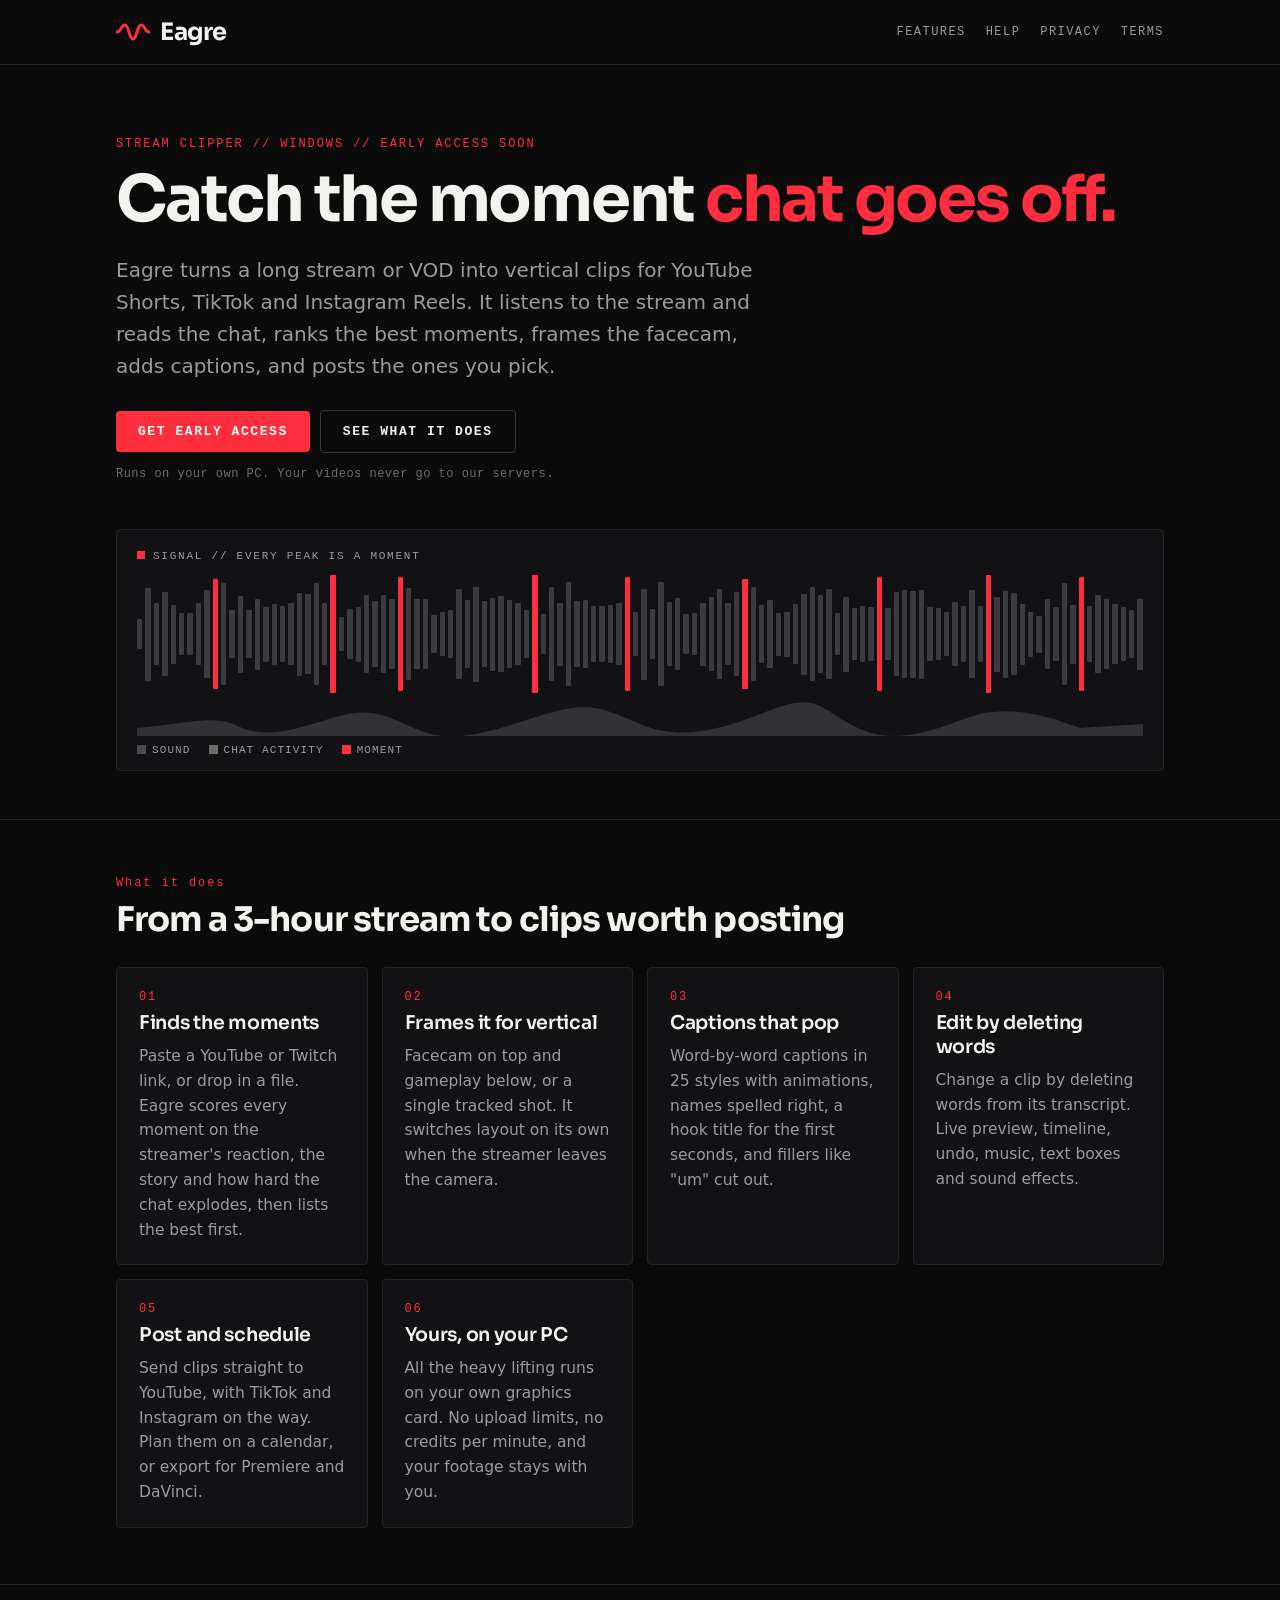
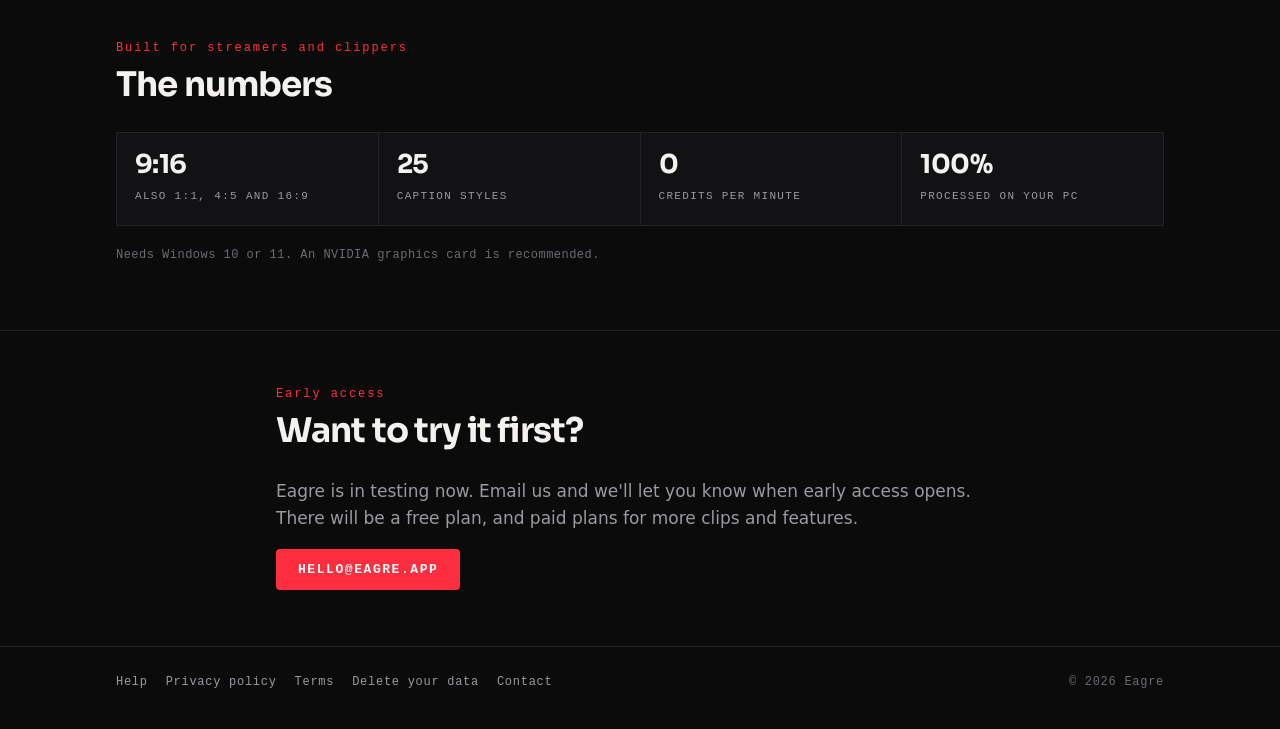
<file: index.html>
<!doctype html>
<html lang="en">
<head>
<meta charset="utf-8">
<meta name="viewport" content="width=device-width, initial-scale=1">
<title>Eagre - stream clipper for Windows</title>
<meta name="description" content="Eagre turns long streams and VODs into vertical Shorts, TikToks and Reels. It finds the moments where the stream and the chat go off, frames the facecam, adds captions and posts for you. Runs on your own PC.">
<link rel="icon" href="data:image/svg+xml,%3Csvg xmlns='http://www.w3.org/2000/svg' viewBox='0 0 34 18'%3E%3Cpath d='M1 9c4 0 4-7 8-7s4 14 8 14 4-14 8-14 4 7 8 7' fill='none' stroke='%23ff2e3f' stroke-width='3' stroke-linecap='round'/%3E%3C/svg%3E">
<link rel="stylesheet" href="style.css">
</head>
<body>
<header class="top"><div class="wrap">
  <a class="logo" href="./"><svg viewBox="0 0 34 18" aria-hidden="true"><path d="M1 9c4 0 4-7 8-7s4 14 8 14 4-14 8-14 4 7 8 7" fill="none" stroke="#ff2e3f" stroke-width="3" stroke-linecap="round"/></svg><span>Eag<b>re</b></span></a>
  <nav class="links"><a class="hide-sm" href="#features">Features</a><a href="help.html">Help</a><a href="privacy.html">Privacy</a><a href="terms.html">Terms</a></nav>
</div></header>

<main>
<div class="wrap hero">
  <p class="kicker">Stream clipper // Windows // Early access soon</p>
  <h1>Catch the moment <span class="hot">chat goes off.</span></h1>
  <p class="lead">Eagre turns a long stream or VOD into vertical clips for YouTube Shorts, TikTok and Instagram Reels. It listens to the stream and reads the chat, ranks the best moments, frames the facecam, adds captions, and posts the ones you pick.</p>
  <a class="btn" href="mailto:hello@eagre.app?subject=Eagre%20early%20access">Get early access</a><a class="btn ghost" href="#features">See what it does</a>
  <p class="note">Runs on your own PC. Your videos never go to our servers.</p>

  <div class="signal" aria-label="Illustration: the stream's sound drawn as a waveform, with the loudest moments highlighted">
    <div class="label"><i></i>Signal // every peak is a moment</div>
    <div class="bars" id="bars"></div>
    <svg class="chat" viewBox="0 0 400 34" preserveAspectRatio="none" aria-hidden="true"><path d="M0 34 L0 26 C20 22 30 12 40 24 S60 30 75 18 S95 8 110 26 S140 30 160 14 S185 6 200 22 S230 30 250 10 S270 4 285 24 S315 30 330 16 S360 12 375 26 L400 22 L400 34 Z" fill="#f4f2ee" opacity=".14"/></svg>
    <div class="legend"><span><b style="background:#4a4a52"></b>Sound</span><span><b style="background:#f4f2ee;opacity:.4"></b>Chat activity</span><span><b style="background:#ff2e3f"></b>Moment</span></div>
  </div>
</div>

<section id="features"><div class="wrap">
  <h2><small>What it does</small>From a 3-hour stream to clips worth posting</h2>
  <div class="grid">
    <div class="card"><div class="num">01</div><h3>Finds the moments</h3><p>Paste a YouTube or Twitch link, or drop in a file. Eagre scores every moment on the streamer's reaction, the story and how hard the chat explodes, then lists the best first.</p></div>
    <div class="card"><div class="num">02</div><h3>Frames it for vertical</h3><p>Facecam on top and gameplay below, or a single tracked shot. It switches layout on its own when the streamer leaves the camera.</p></div>
    <div class="card"><div class="num">03</div><h3>Captions that pop</h3><p>Word-by-word captions in 25 styles with animations, names spelled right, a hook title for the first seconds, and fillers like "um" cut out.</p></div>
    <div class="card"><div class="num">04</div><h3>Edit by deleting words</h3><p>Change a clip by deleting words from its transcript. Live preview, timeline, undo, music, text boxes and sound effects.</p></div>
    <div class="card"><div class="num">05</div><h3>Post and schedule</h3><p>Send clips straight to YouTube, with TikTok and Instagram on the way. Plan them on a calendar, or export for Premiere and DaVinci.</p></div>
    <div class="card"><div class="num">06</div><h3>Yours, on your PC</h3><p>All the heavy lifting runs on your own graphics card. No upload limits, no credits per minute, and your footage stays with you.</p></div>
  </div>
</div></section>

<section><div class="wrap">
  <h2><small>Built for streamers and clippers</small>The numbers</h2>
  <div class="facts">
    <div><strong>9:16</strong><span>also 1:1, 4:5 and 16:9</span></div>
    <div><strong>25</strong><span>caption styles</span></div>
    <div><strong>0</strong><span>credits per minute</span></div>
    <div><strong>100%</strong><span>processed on your PC</span></div>
  </div>
  <p class="note" style="margin-top:22px">Needs Windows 10 or 11. An NVIDIA graphics card is recommended.</p>
</div></section>

<section><div class="wrap narrow">
  <h2><small>Early access</small>Want to try it first?</h2>
  <p style="color:var(--dim)">Eagre is in testing now. Email us and we'll let you know when early access opens. There will be a free plan, and paid plans for more clips and features.</p>
  <a class="btn" href="mailto:hello@eagre.app?subject=Eagre%20early%20access">hello@eagre.app</a>
</div></section>
</main>

<footer><div class="wrap">
  <div><a href="help.html">Help</a><a href="privacy.html">Privacy policy</a><a href="terms.html">Terms</a><a href="delete-data.html">Delete your data</a><a href="mailto:hello@eagre.app">Contact</a></div>
  <div>&copy; 2026 Eagre</div>
</div></footer>

<script>
(function () {
  var el = document.getElementById('bars'); if (!el) return;
  var n = window.innerWidth < 600 ? 64 : 120, peaks = [9, 23, 31, 47, 58, 72, 88, 101, 112];
  for (var i = 0; i < n; i++) {
    var s = document.createElement('span');
    var h = 25 + 45 * Math.abs(Math.sin(i * 1.7) * Math.cos(i * .31)) + 20 * Math.abs(Math.sin(i * .53));
    var isPeak = peaks.indexOf(Math.round(i * 120 / n)) >= 0;
    if (isPeak) { h = 92 + (i % 3) * 3; s.className = 'peak'; }
    s.style.height = Math.min(h, 100) + '%';
    el.appendChild(s);
  }
})();
</script>
</body>
</html>
</file>
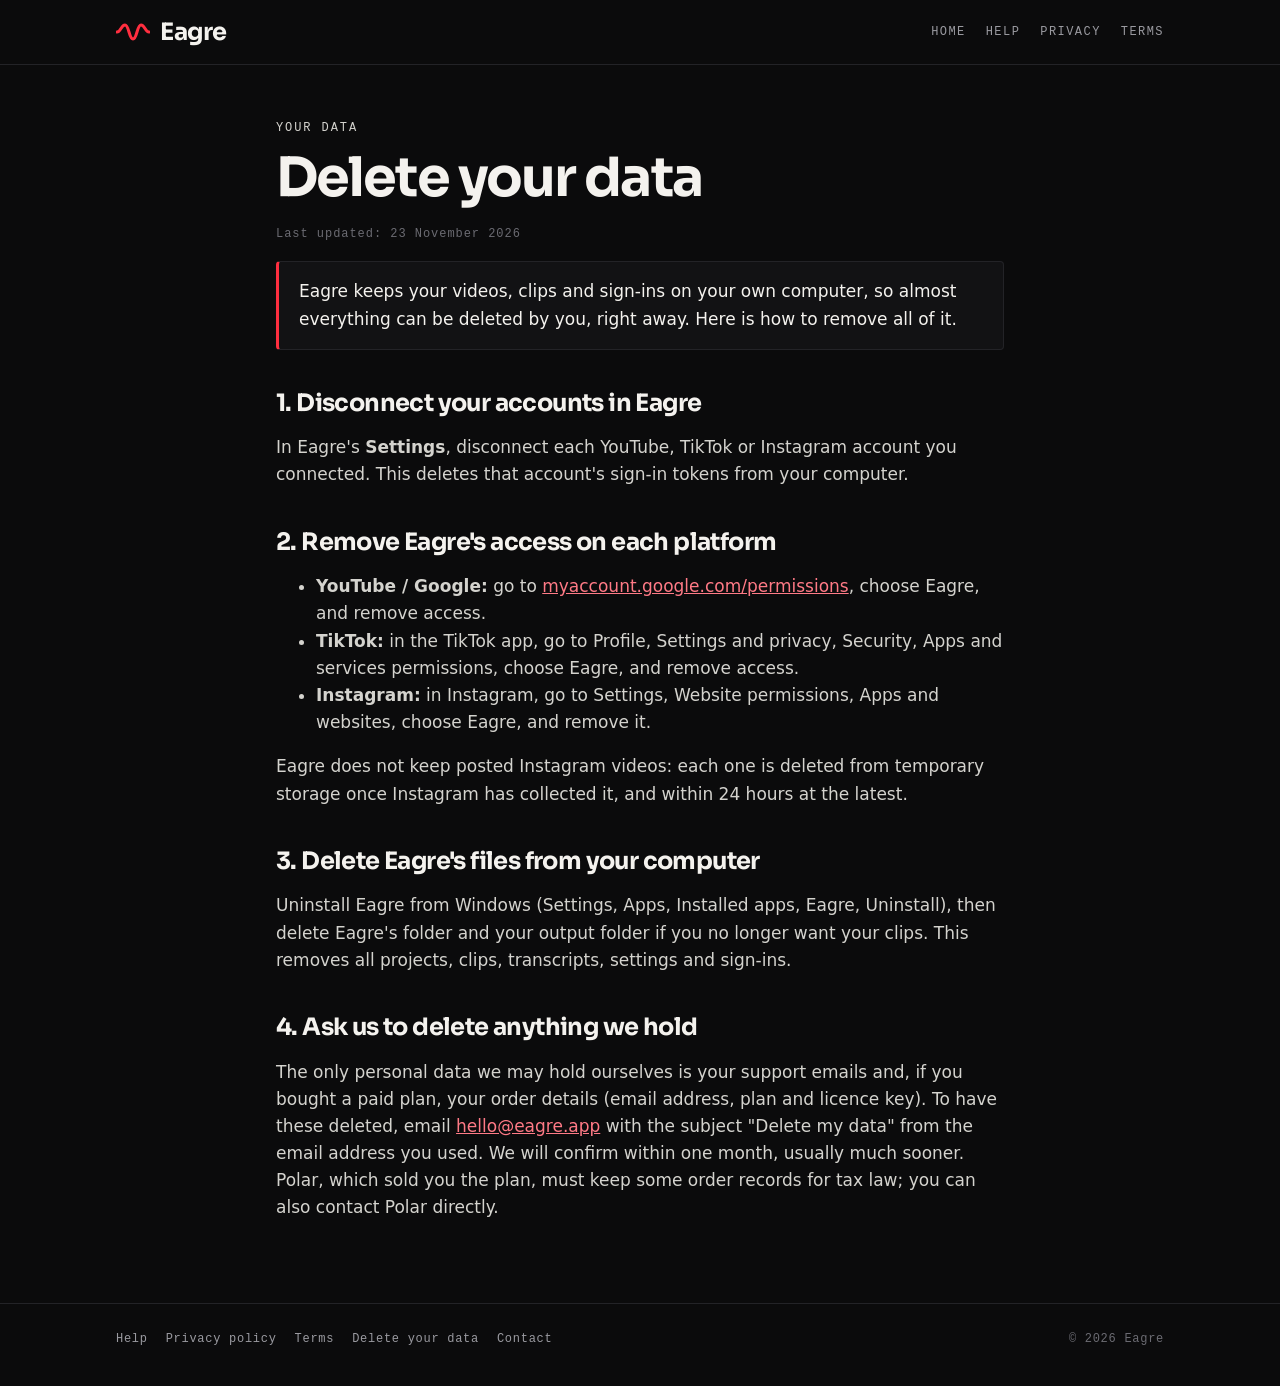
<file: delete-data.html>
<!doctype html>
<html lang="en">
<head>
<meta charset="utf-8">
<meta name="viewport" content="width=device-width, initial-scale=1">
<title>Delete your data - Eagre</title>
<meta name="description" content="How to delete your data from Eagre and remove its access to your YouTube, TikTok and Instagram accounts.">
<link rel="icon" href="data:image/svg+xml,%3Csvg xmlns='http://www.w3.org/2000/svg' viewBox='0 0 34 18'%3E%3Cpath d='M1 9c4 0 4-7 8-7s4 14 8 14 4-14 8-14 4 7 8 7' fill='none' stroke='%23ff2e3f' stroke-width='3' stroke-linecap='round'/%3E%3C/svg%3E">
<link rel="stylesheet" href="style.css">
</head>
<body>
<header class="top"><div class="wrap">
  <a class="logo" href="./"><svg viewBox="0 0 34 18" aria-hidden="true"><path d="M1 9c4 0 4-7 8-7s4 14 8 14 4-14 8-14 4 7 8 7" fill="none" stroke="#ff2e3f" stroke-width="3" stroke-linecap="round"/></svg><span>Eag<b>re</b></span></a>
  <nav class="links"><a href="./">Home</a><a href="help.html">Help</a><a href="privacy.html">Privacy</a><a href="terms.html">Terms</a></nav>
</div></header>

<main class="wrap narrow doc">
<p class="kicker">Your data</p>
<h1>Delete your data</h1>
<p class="updated">Last updated: 23 November 2026</p>

<div class="box">Eagre keeps your videos, clips and sign-ins on your own computer, so almost everything can be deleted by you,
right away. Here is how to remove all of it.</div>

<h2>1. Disconnect your accounts in Eagre</h2>
<p>In Eagre's <strong>Settings</strong>, disconnect each YouTube, TikTok or Instagram account you connected. This deletes
that account's sign-in tokens from your computer.</p>

<h2>2. Remove Eagre's access on each platform</h2>
<ul>
  <li><strong>YouTube / Google:</strong> go to <a href="https://myaccount.google.com/permissions">myaccount.google.com/permissions</a>, choose Eagre, and remove access.</li>
  <li><strong>TikTok:</strong> in the TikTok app, go to Profile, Settings and privacy, Security, Apps and services permissions, choose Eagre, and remove access.</li>
  <li><strong>Instagram:</strong> in Instagram, go to Settings, Website permissions, Apps and websites, choose Eagre, and remove it.</li>
</ul>
<p>Eagre does not keep posted Instagram videos: each one is deleted from temporary storage once Instagram has collected it,
and within 24 hours at the latest.</p>

<h2>3. Delete Eagre's files from your computer</h2>
<p>Uninstall Eagre from Windows (Settings, Apps, Installed apps, Eagre, Uninstall), then delete Eagre's folder and your
output folder if you no longer want your clips. This removes all projects, clips, transcripts, settings and sign-ins.</p>

<h2>4. Ask us to delete anything we hold</h2>
<p>The only personal data we may hold ourselves is your support emails and, if you bought a paid plan, your order
details (email address, plan and licence key). To have these deleted, email
<a href="mailto:hello@eagre.app?subject=Delete%20my%20data">hello@eagre.app</a> with the subject "Delete my data" from the
email address you used. We will confirm within one month, usually much sooner. Polar, which sold you the plan, must keep
some order records for tax law; you can also contact Polar directly.</p>
</main>

<footer><div class="wrap">
  <div><a href="help.html">Help</a><a href="privacy.html">Privacy policy</a><a href="terms.html">Terms</a><a href="delete-data.html">Delete your data</a><a href="mailto:hello@eagre.app">Contact</a></div>
  <div>&copy; 2026 Eagre</div>
</div></footer>
</body>
</html>
</file>
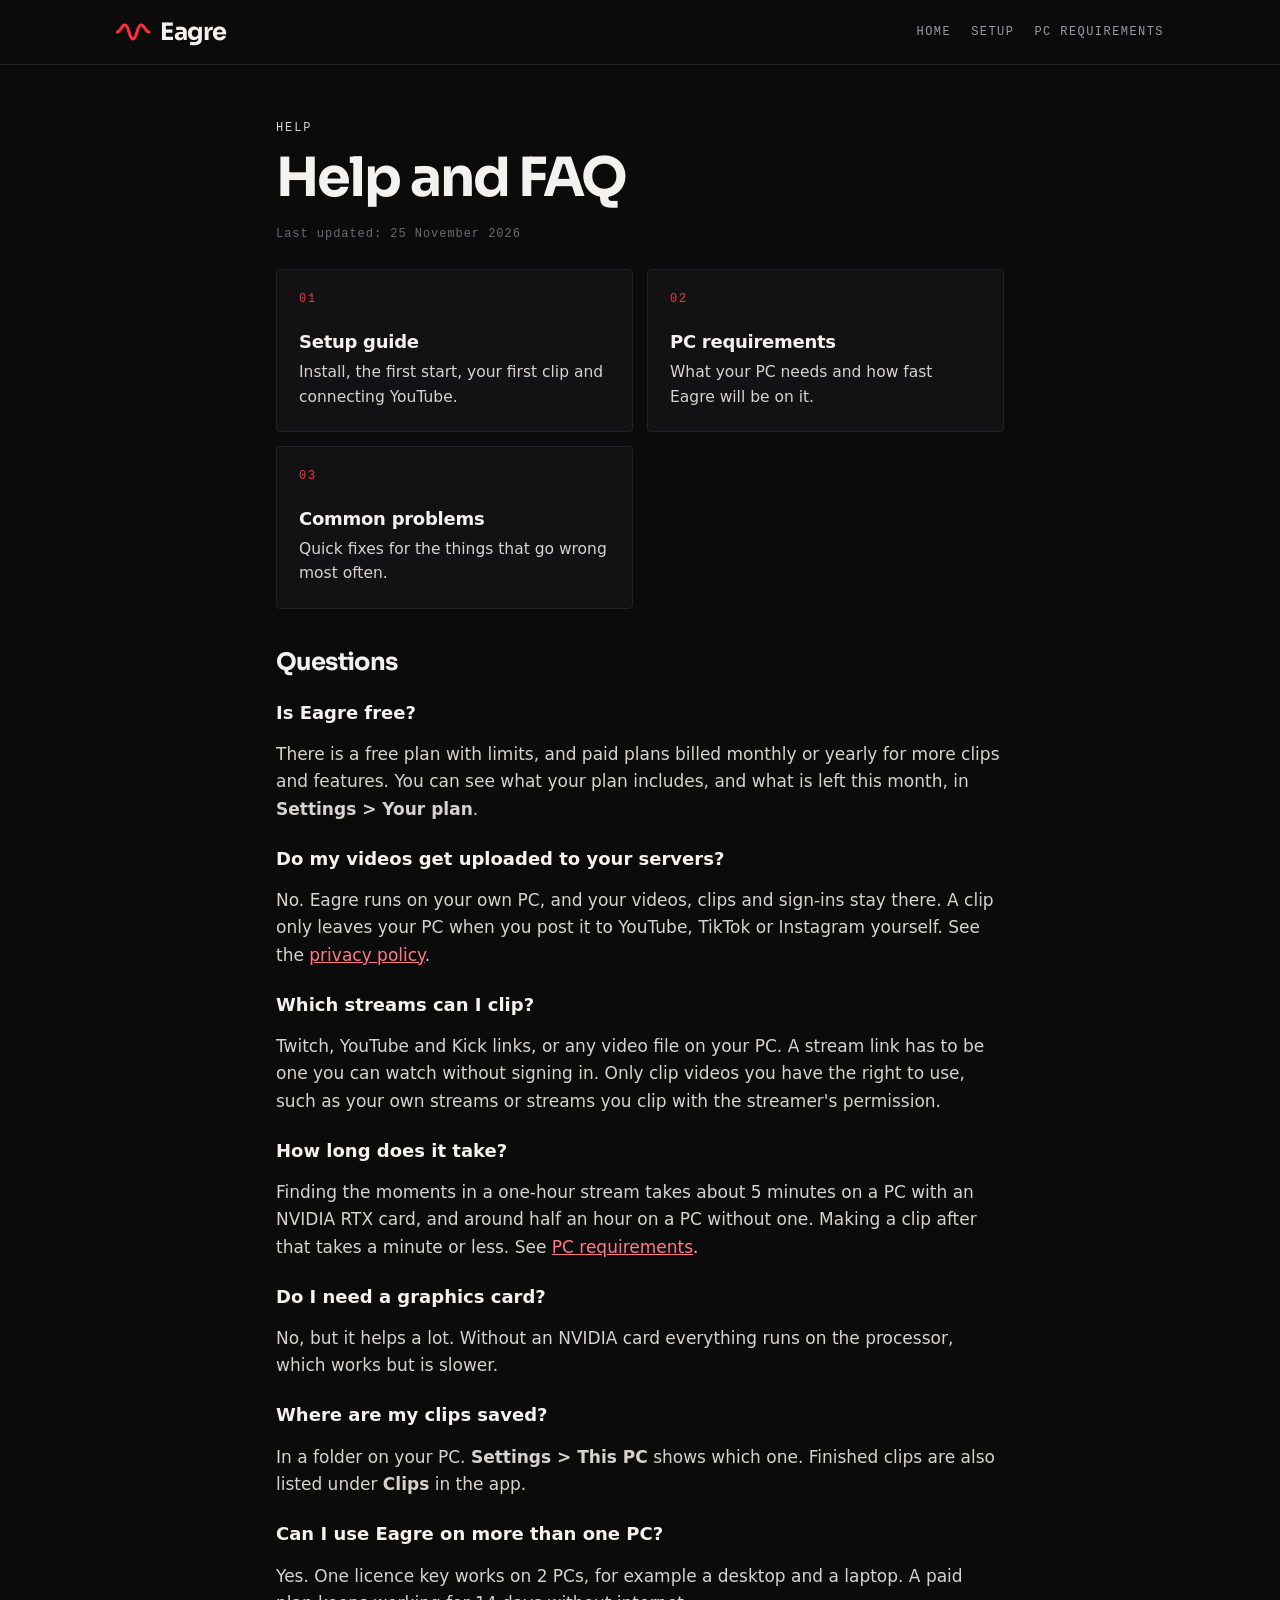
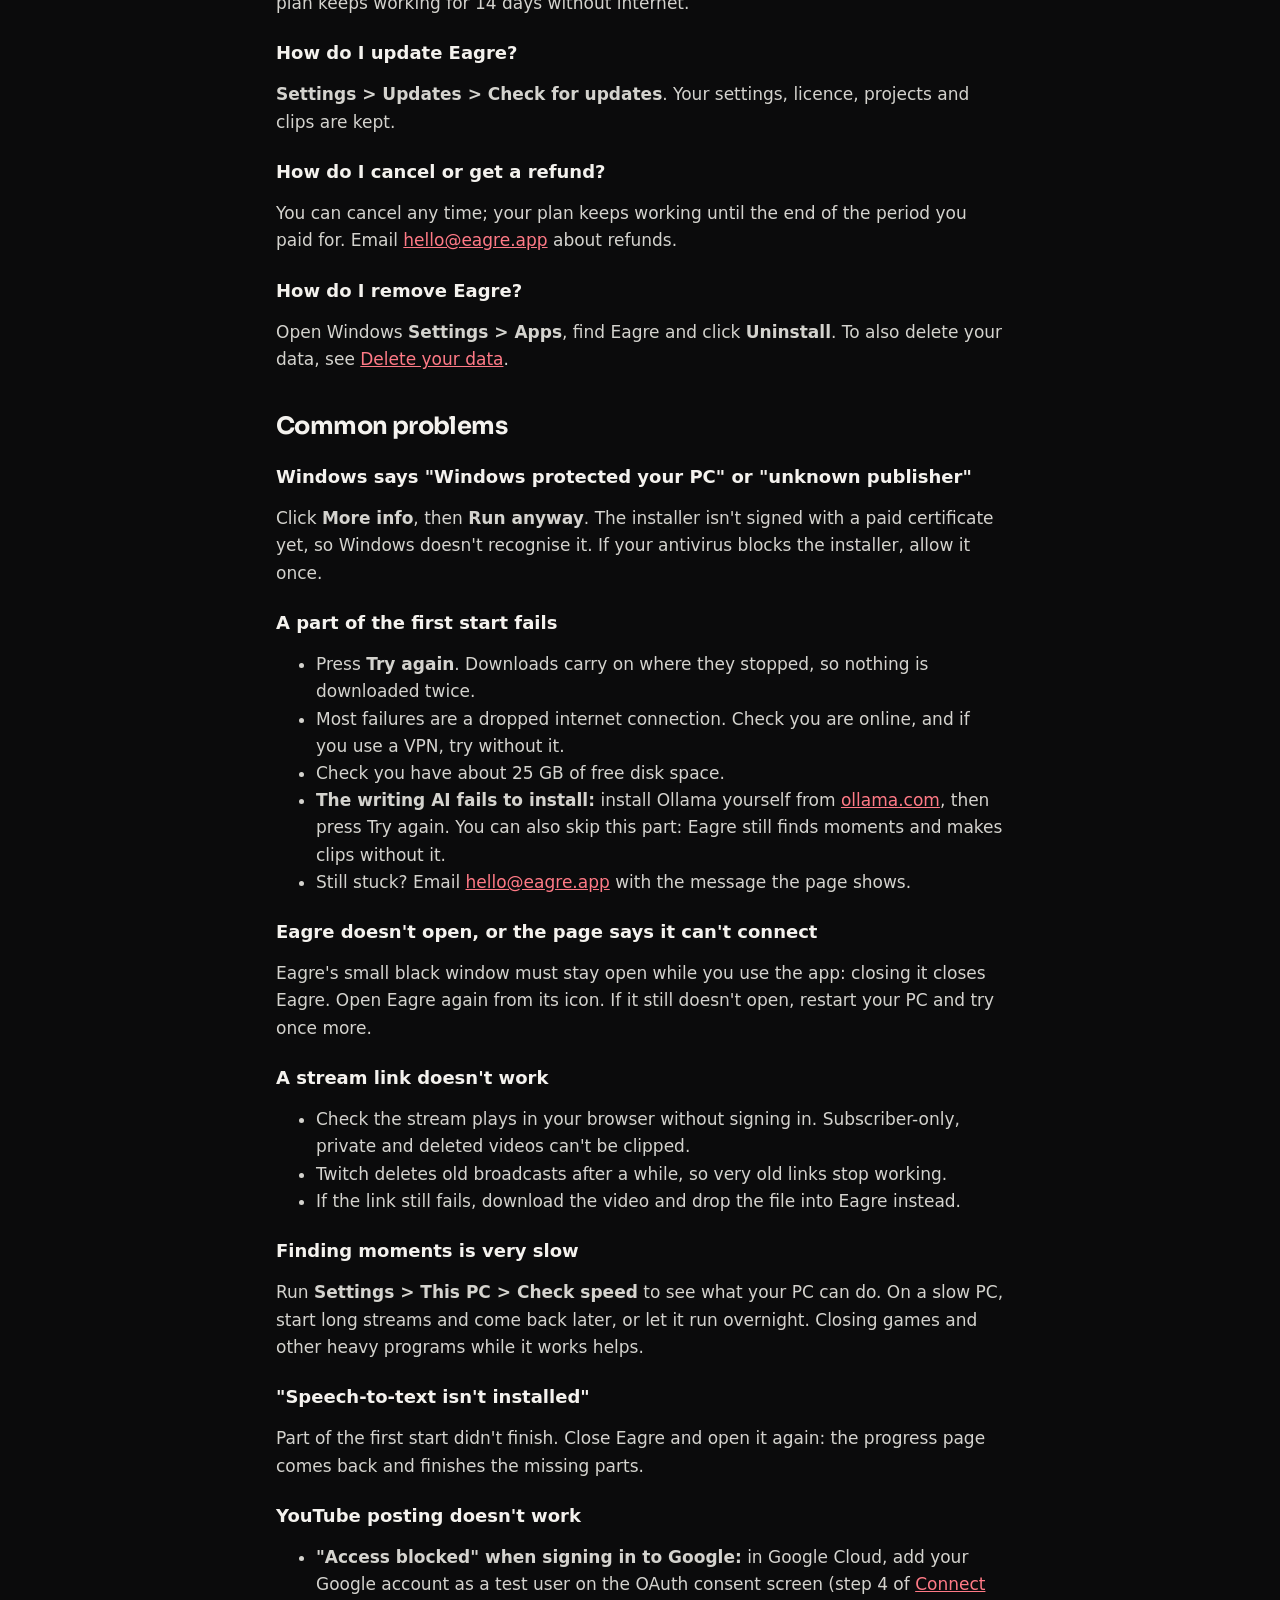
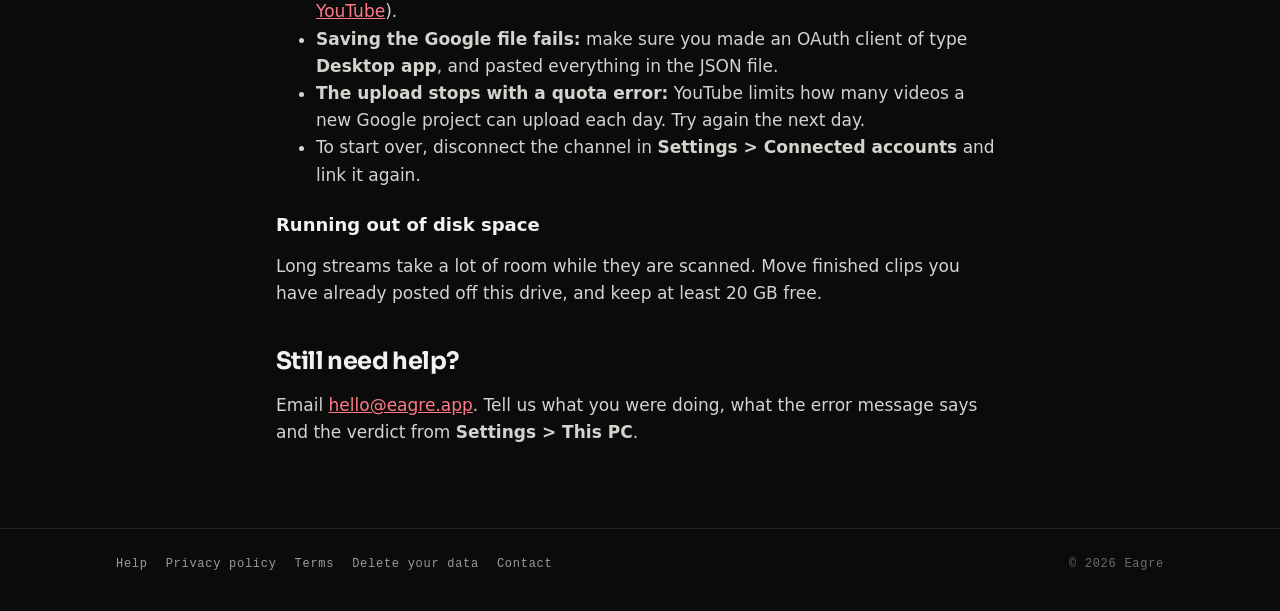
<file: help.html>
<!doctype html>
<html lang="en">
<head>
<meta charset="utf-8">
<meta name="viewport" content="width=device-width, initial-scale=1">
<title>Help and FAQ - Eagre</title>
<meta name="description" content="Answers to common questions about Eagre, and fixes for common problems.">
<link rel="icon" href="data:image/svg+xml,%3Csvg xmlns='http://www.w3.org/2000/svg' viewBox='0 0 34 18'%3E%3Cpath d='M1 9c4 0 4-7 8-7s4 14 8 14 4-14 8-14 4 7 8 7' fill='none' stroke='%23ff2e3f' stroke-width='3' stroke-linecap='round'/%3E%3C/svg%3E">
<link rel="stylesheet" href="style.css">
</head>
<body>
<header class="top"><div class="wrap">
  <a class="logo" href="./"><svg viewBox="0 0 34 18" aria-hidden="true"><path d="M1 9c4 0 4-7 8-7s4 14 8 14 4-14 8-14 4 7 8 7" fill="none" stroke="#ff2e3f" stroke-width="3" stroke-linecap="round"/></svg><span>Eag<b>re</b></span></a>
  <nav class="links"><a href="./">Home</a><a href="setup.html">Setup</a><a href="requirements.html" class="hide-sm">PC requirements</a></nav>
</div></header>

<main class="wrap narrow doc">
<p class="kicker">Help</p>
<h1>Help and FAQ</h1>
<p class="updated">Last updated: 25 November 2026</p>

<div class="grid help-links">
  <a class="card" href="setup.html"><div class="num">01</div><h3>Setup guide</h3><p>Install, the first start, your first clip and connecting YouTube.</p></a>
  <a class="card" href="requirements.html"><div class="num">02</div><h3>PC requirements</h3><p>What your PC needs and how fast Eagre will be on it.</p></a>
  <a class="card" href="#problems"><div class="num">03</div><h3>Common problems</h3><p>Quick fixes for the things that go wrong most often.</p></a>
</div>

<h2 id="faq">Questions</h2>

<h3>Is Eagre free?</h3>
<p>There is a free plan with limits, and paid plans billed monthly or yearly for more clips and features. You can see
what your plan includes, and what is left this month, in <strong>Settings &gt; Your plan</strong>.</p>

<h3>Do my videos get uploaded to your servers?</h3>
<p>No. Eagre runs on your own PC, and your videos, clips and sign-ins stay there. A clip only leaves your PC when you
post it to YouTube, TikTok or Instagram yourself. See the <a href="privacy.html">privacy policy</a>.</p>

<h3>Which streams can I clip?</h3>
<p>Twitch, YouTube and Kick links, or any video file on your PC. A stream link has to be one you can watch without
signing in. Only clip videos you have the right to use, such as your own streams or streams you clip with the
streamer's permission.</p>

<h3>How long does it take?</h3>
<p>Finding the moments in a one-hour stream takes about 5 minutes on a PC with an NVIDIA RTX card, and around half an
hour on a PC without one. Making a clip after that takes a minute or less. See
<a href="requirements.html">PC requirements</a>.</p>

<h3>Do I need a graphics card?</h3>
<p>No, but it helps a lot. Without an NVIDIA card everything runs on the processor, which works but is slower.</p>

<h3>Where are my clips saved?</h3>
<p>In a folder on your PC. <strong>Settings &gt; This PC</strong> shows which one. Finished clips are also listed under
<strong>Clips</strong> in the app.</p>

<h3>Can I use Eagre on more than one PC?</h3>
<p>Yes. One licence key works on 2 PCs, for example a desktop and a laptop. A paid plan keeps working for 14 days without
internet.</p>

<h3>How do I update Eagre?</h3>
<p><strong>Settings &gt; Updates &gt; Check for updates</strong>. Your settings, licence, projects and clips are kept.</p>

<h3>How do I cancel or get a refund?</h3>
<p>You can cancel any time; your plan keeps working until the end of the period you paid for. Email
<a href="mailto:hello@eagre.app">hello@eagre.app</a> about refunds.</p>

<h3>How do I remove Eagre?</h3>
<p>Open Windows <strong>Settings &gt; Apps</strong>, find Eagre and click <strong>Uninstall</strong>. To also delete
your data, see <a href="delete-data.html">Delete your data</a>.</p>

<h2 id="problems">Common problems</h2>

<h3>Windows says "Windows protected your PC" or "unknown publisher"</h3>
<p>Click <strong>More info</strong>, then <strong>Run anyway</strong>. The installer isn't signed with a paid
certificate yet, so Windows doesn't recognise it. If your antivirus blocks the installer, allow it once.</p>

<h3>A part of the first start fails</h3>
<ul>
  <li>Press <strong>Try again</strong>. Downloads carry on where they stopped, so nothing is downloaded twice.</li>
  <li>Most failures are a dropped internet connection. Check you are online, and if you use a VPN, try without it.</li>
  <li>Check you have about 25 GB of free disk space.</li>
  <li><strong>The writing AI fails to install:</strong> install Ollama yourself from
    <a href="https://ollama.com" rel="noopener">ollama.com</a>, then press Try again. You can also skip this part:
    Eagre still finds moments and makes clips without it.</li>
  <li>Still stuck? Email <a href="mailto:hello@eagre.app">hello@eagre.app</a> with the message the page shows.</li>
</ul>

<h3>Eagre doesn't open, or the page says it can't connect</h3>
<p>Eagre's small black window must stay open while you use the app: closing it closes Eagre. Open Eagre again from its
icon. If it still doesn't open, restart your PC and try once more.</p>

<h3>A stream link doesn't work</h3>
<ul>
  <li>Check the stream plays in your browser without signing in. Subscriber-only, private and deleted videos can't be
    clipped.</li>
  <li>Twitch deletes old broadcasts after a while, so very old links stop working.</li>
  <li>If the link still fails, download the video and drop the file into Eagre instead.</li>
</ul>

<h3>Finding moments is very slow</h3>
<p>Run <strong>Settings &gt; This PC &gt; Check speed</strong> to see what your PC can do. On a slow PC, start long
streams and come back later, or let it run overnight. Closing games and other heavy programs while it works helps.</p>

<h3>"Speech-to-text isn't installed"</h3>
<p>Part of the first start didn't finish. Close Eagre and open it again: the progress page comes back and finishes the
missing parts.</p>

<h3>YouTube posting doesn't work</h3>
<ul>
  <li><strong>"Access blocked" when signing in to Google:</strong> in Google Cloud, add your Google account as a test
    user on the OAuth consent screen (step 4 of <a href="setup.html#youtube">Connect YouTube</a>).</li>
  <li><strong>Saving the Google file fails:</strong> make sure you made an OAuth client of type <strong>Desktop
    app</strong>, and pasted everything in the JSON file.</li>
  <li><strong>The upload stops with a quota error:</strong> YouTube limits how many videos a new Google project can
    upload each day. Try again the next day.</li>
  <li>To start over, disconnect the channel in <strong>Settings &gt; Connected accounts</strong> and link it again.</li>
</ul>

<h3>Running out of disk space</h3>
<p>Long streams take a lot of room while they are scanned. Move finished clips you have already posted off this drive, and
keep at least 20 GB free.</p>

<h2 id="contact">Still need help?</h2>
<p>Email <a href="mailto:hello@eagre.app">hello@eagre.app</a>. Tell us what you were doing, what the error message says
and the verdict from <strong>Settings &gt; This PC</strong>.</p>
</main>

<footer><div class="wrap">
  <div><a href="help.html">Help</a><a href="privacy.html">Privacy policy</a><a href="terms.html">Terms</a><a href="delete-data.html">Delete your data</a><a href="mailto:hello@eagre.app">Contact</a></div>
  <div>&copy; 2026 Eagre</div>
</div></footer>
</body>
</html>
</file>
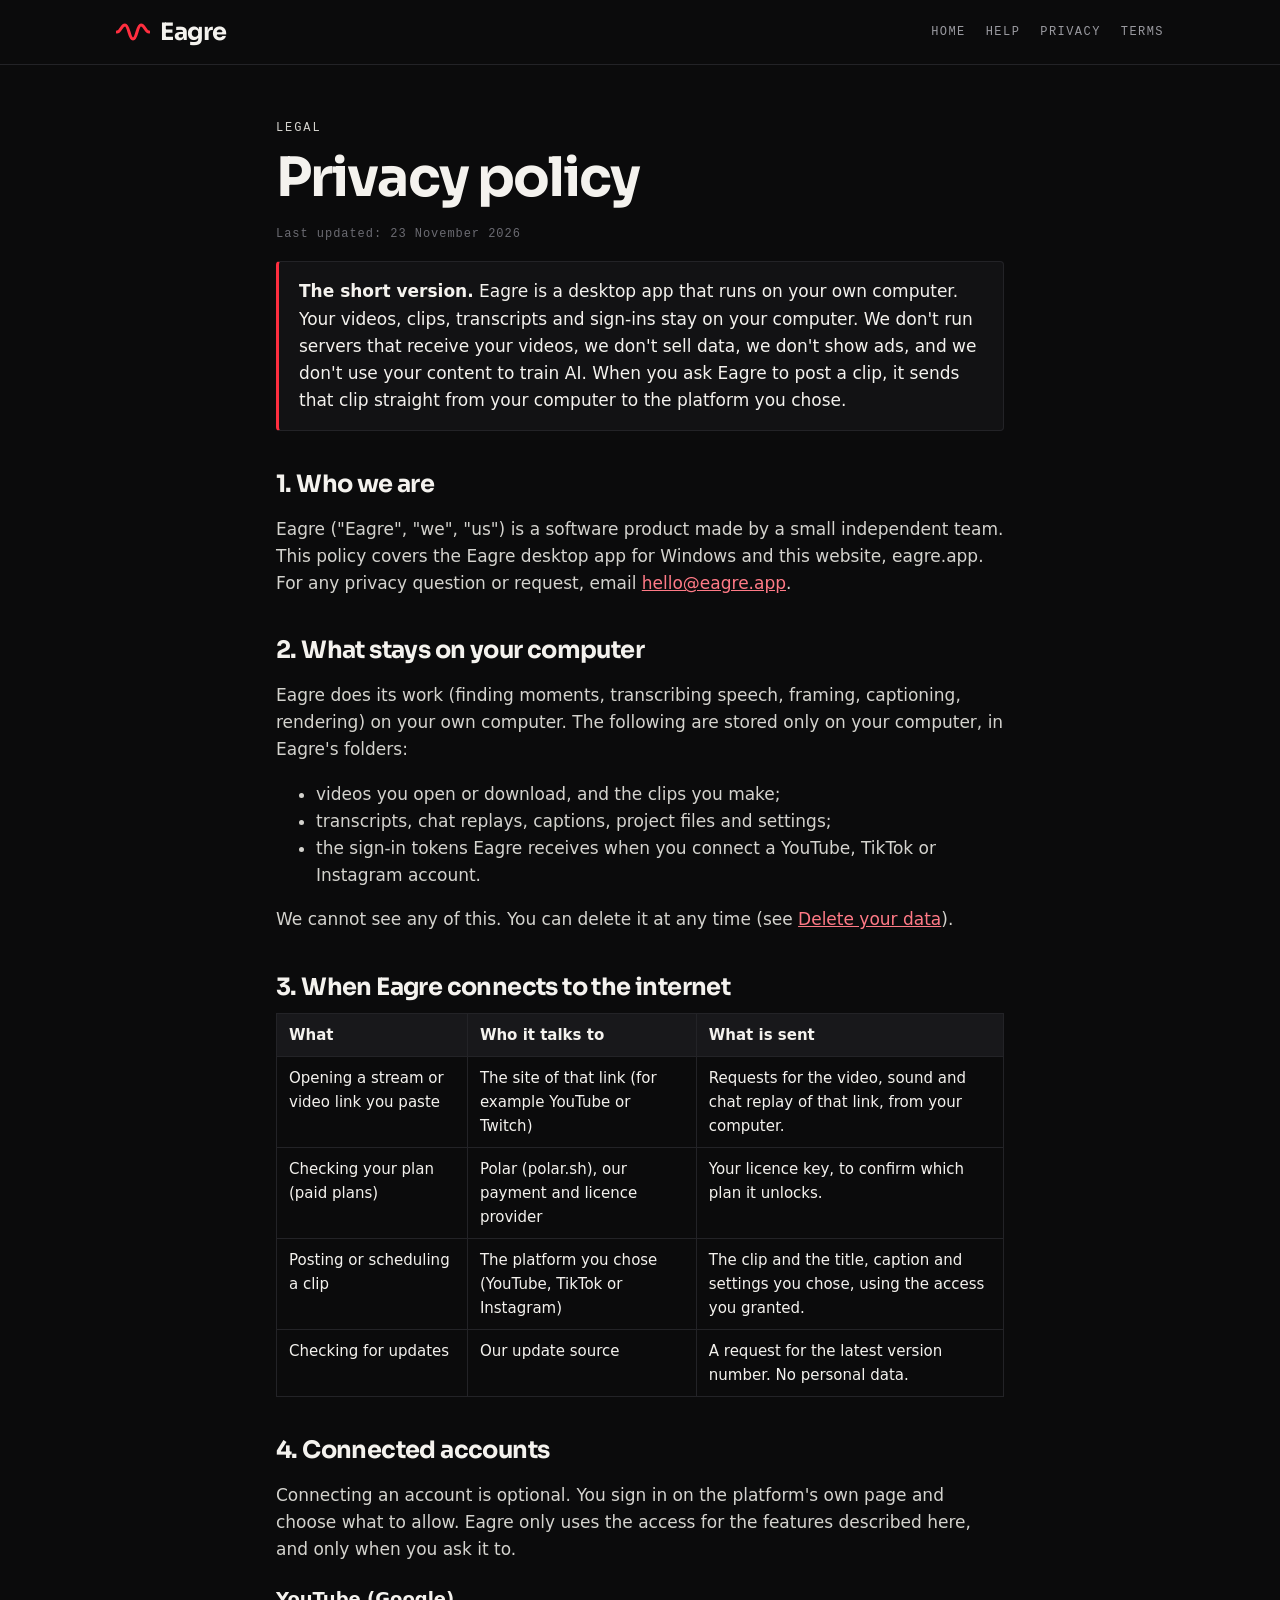
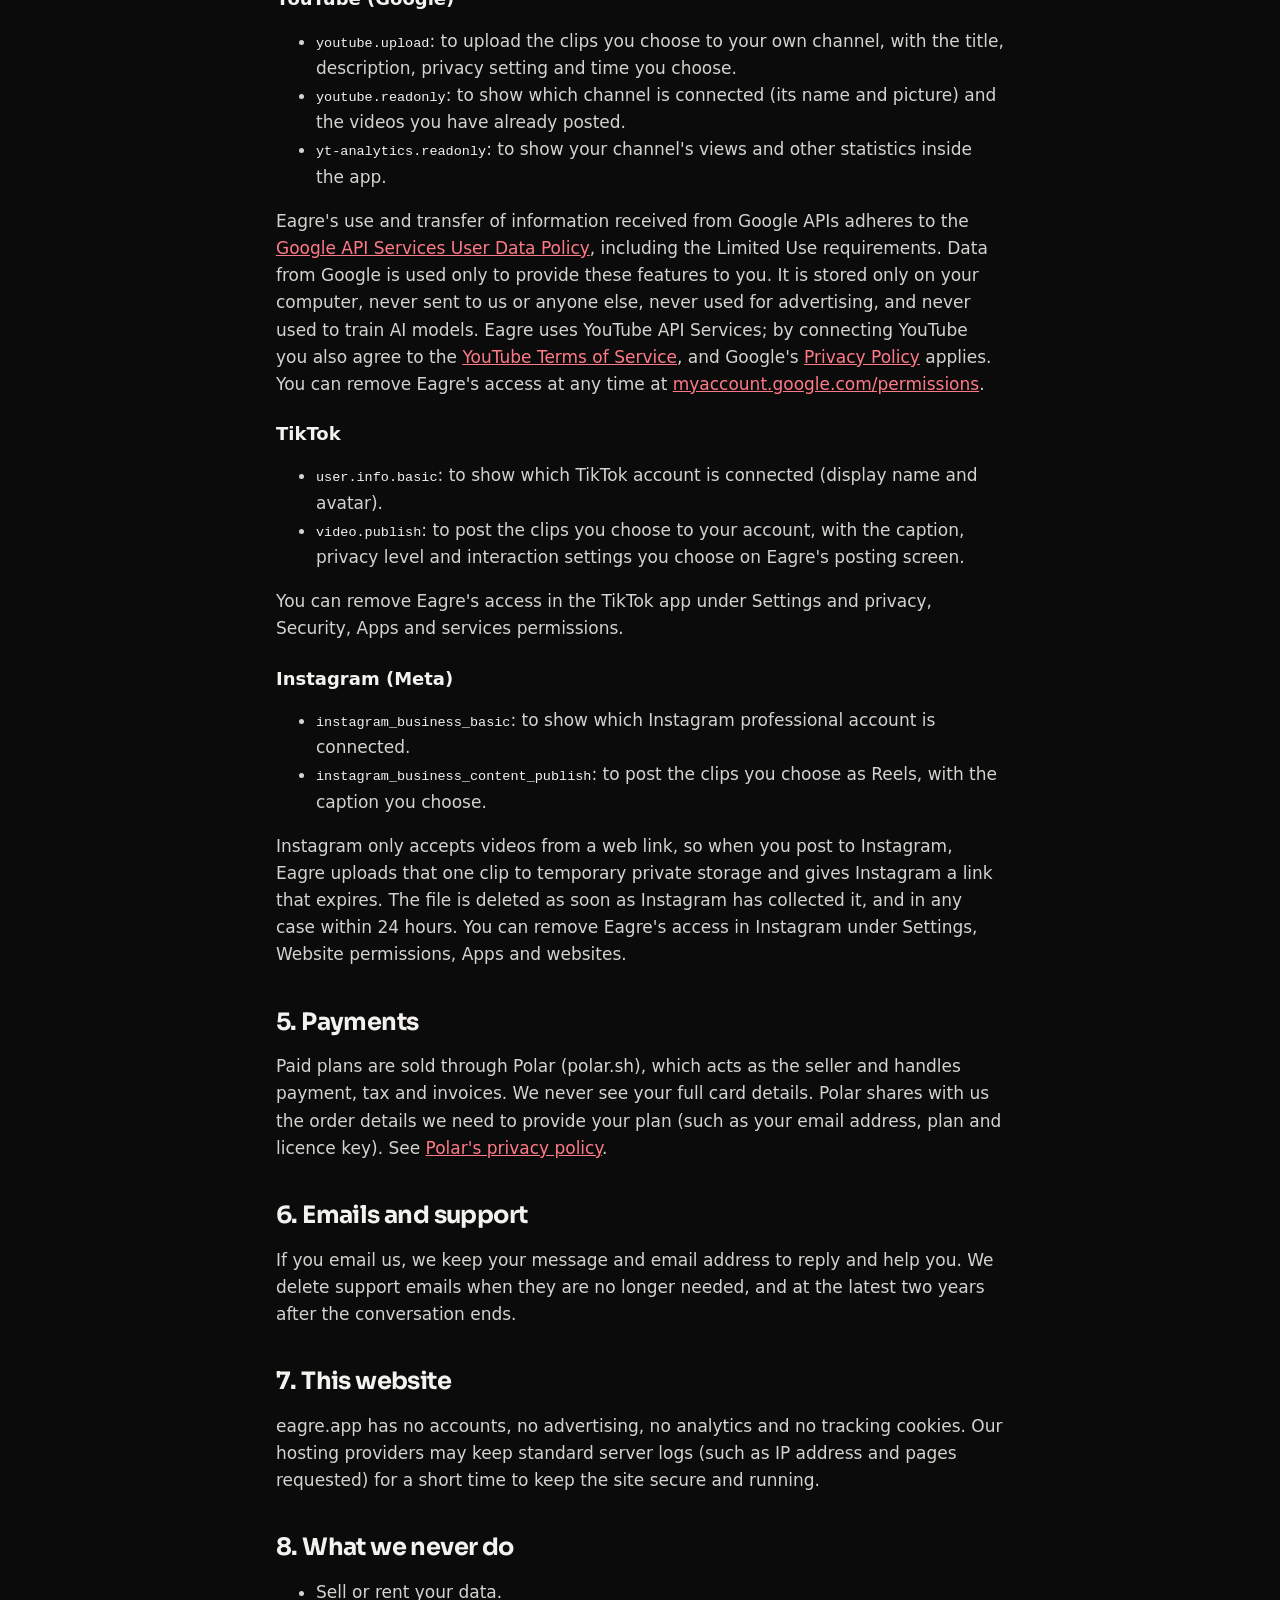
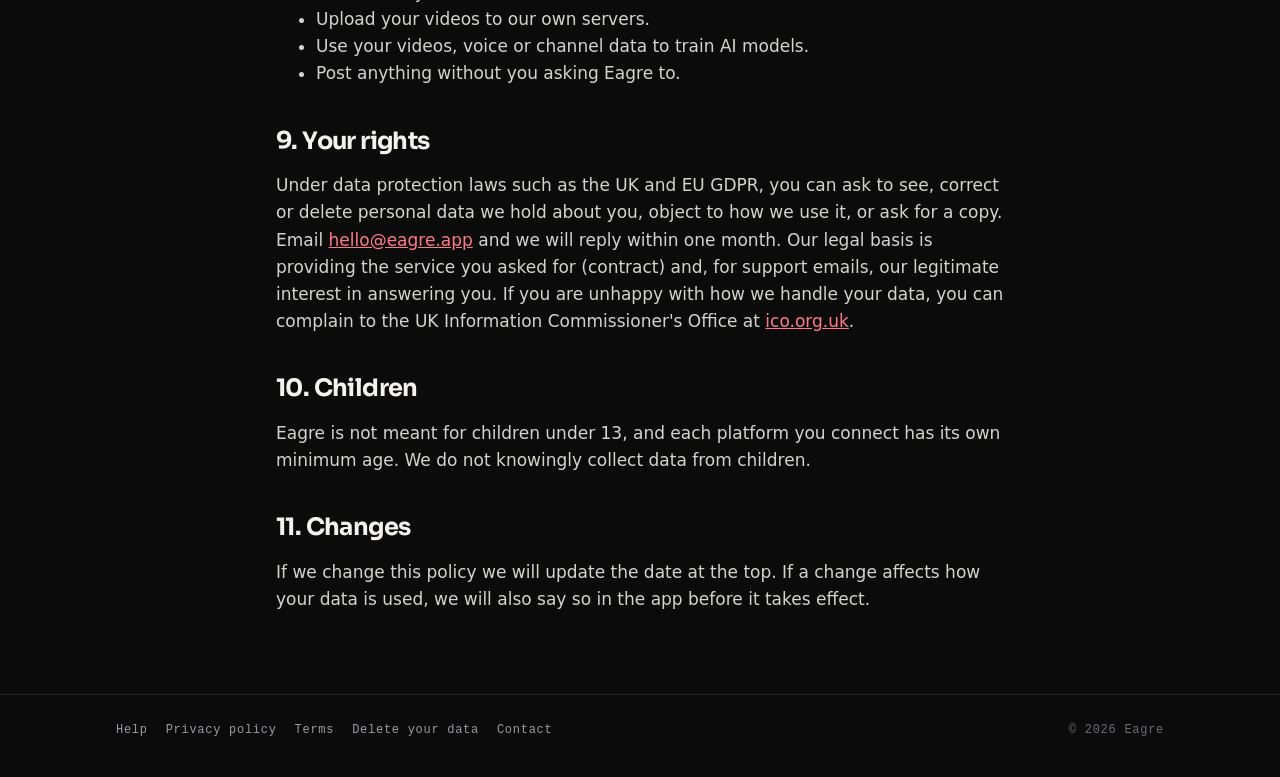
<file: privacy.html>
<!doctype html>
<html lang="en">
<head>
<meta charset="utf-8">
<meta name="viewport" content="width=device-width, initial-scale=1">
<title>Privacy policy - Eagre</title>
<meta name="description" content="How the Eagre desktop app and website handle your data.">
<link rel="icon" href="data:image/svg+xml,%3Csvg xmlns='http://www.w3.org/2000/svg' viewBox='0 0 34 18'%3E%3Cpath d='M1 9c4 0 4-7 8-7s4 14 8 14 4-14 8-14 4 7 8 7' fill='none' stroke='%23ff2e3f' stroke-width='3' stroke-linecap='round'/%3E%3C/svg%3E">
<link rel="stylesheet" href="style.css">
</head>
<body>
<header class="top"><div class="wrap">
  <a class="logo" href="./"><svg viewBox="0 0 34 18" aria-hidden="true"><path d="M1 9c4 0 4-7 8-7s4 14 8 14 4-14 8-14 4 7 8 7" fill="none" stroke="#ff2e3f" stroke-width="3" stroke-linecap="round"/></svg><span>Eag<b>re</b></span></a>
  <nav class="links"><a href="./">Home</a><a href="help.html">Help</a><a href="privacy.html">Privacy</a><a href="terms.html">Terms</a></nav>
</div></header>

<main class="wrap narrow doc">
<p class="kicker">Legal</p>
<h1>Privacy policy</h1>
<p class="updated">Last updated: 23 November 2026</p>

<div class="box"><strong>The short version.</strong> Eagre is a desktop app that runs on your own computer. Your videos, clips,
transcripts and sign-ins stay on your computer. We don't run servers that receive your videos, we don't sell data, we
don't show ads, and we don't use your content to train AI. When you ask Eagre to post a clip, it sends that clip
straight from your computer to the platform you chose.</div>

<h2>1. Who we are</h2>
<p>Eagre ("Eagre", "we", "us") is a software product made by a small independent team.
This policy covers the Eagre desktop app for Windows and this website, eagre.app. For any privacy question or request,
email <a href="mailto:hello@eagre.app">hello@eagre.app</a>.</p>

<h2>2. What stays on your computer</h2>
<p>Eagre does its work (finding moments, transcribing speech, framing, captioning, rendering) on your own computer.
The following are stored only on your computer, in Eagre's folders:</p>
<ul>
  <li>videos you open or download, and the clips you make;</li>
  <li>transcripts, chat replays, captions, project files and settings;</li>
  <li>the sign-in tokens Eagre receives when you connect a YouTube, TikTok or Instagram account.</li>
</ul>
<p>We cannot see any of this. You can delete it at any time (see <a href="delete-data.html">Delete your data</a>).</p>

<h2>3. When Eagre connects to the internet</h2>
<table>
  <tr><th>What</th><th>Who it talks to</th><th>What is sent</th></tr>
  <tr><td>Opening a stream or video link you paste</td><td>The site of that link (for example YouTube or Twitch)</td><td>Requests for the video, sound and chat replay of that link, from your computer.</td></tr>
  <tr><td>Checking your plan (paid plans)</td><td>Polar (polar.sh), our payment and licence provider</td><td>Your licence key, to confirm which plan it unlocks.</td></tr>
  <tr><td>Posting or scheduling a clip</td><td>The platform you chose (YouTube, TikTok or Instagram)</td><td>The clip and the title, caption and settings you chose, using the access you granted.</td></tr>
  <tr><td>Checking for updates</td><td>Our update source</td><td>A request for the latest version number. No personal data.</td></tr>
</table>

<h2>4. Connected accounts</h2>
<p>Connecting an account is optional. You sign in on the platform's own page and choose what to allow. Eagre only
uses the access for the features described here, and only when you ask it to.</p>

<h3>YouTube (Google)</h3>
<ul>
  <li><code>youtube.upload</code>: to upload the clips you choose to your own channel, with the title, description, privacy setting and time you choose.</li>
  <li><code>youtube.readonly</code>: to show which channel is connected (its name and picture) and the videos you have already posted.</li>
  <li><code>yt-analytics.readonly</code>: to show your channel's views and other statistics inside the app.</li>
</ul>
<p>Eagre's use and transfer of information received from Google APIs adheres to the
<a href="https://developers.google.com/terms/api-services-user-data-policy">Google API Services User Data Policy</a>,
including the Limited Use requirements. Data from Google is used only to provide these features to you. It is stored only on
your computer, never sent to us or anyone else, never used for advertising, and never used to train AI models. Eagre uses
YouTube API Services; by connecting YouTube you also agree to the
<a href="https://www.youtube.com/t/terms">YouTube Terms of Service</a>, and Google's
<a href="https://policies.google.com/privacy">Privacy Policy</a> applies. You can remove Eagre's access at any time at
<a href="https://myaccount.google.com/permissions">myaccount.google.com/permissions</a>.</p>

<h3>TikTok</h3>
<ul>
  <li><code>user.info.basic</code>: to show which TikTok account is connected (display name and avatar).</li>
  <li><code>video.publish</code>: to post the clips you choose to your account, with the caption, privacy level and interaction settings you choose on Eagre's posting screen.</li>
</ul>
<p>You can remove Eagre's access in the TikTok app under Settings and privacy, Security, Apps and services permissions.</p>

<h3>Instagram (Meta)</h3>
<ul>
  <li><code>instagram_business_basic</code>: to show which Instagram professional account is connected.</li>
  <li><code>instagram_business_content_publish</code>: to post the clips you choose as Reels, with the caption you choose.</li>
</ul>
<p>Instagram only accepts videos from a web link, so when you post to Instagram, Eagre uploads that one clip to temporary
private storage and gives Instagram a link that expires. The file is deleted as soon as Instagram has collected it, and in
any case within 24 hours. You can remove Eagre's access in Instagram under Settings, Website permissions, Apps and websites.</p>

<h2>5. Payments</h2>
<p>Paid plans are sold through Polar (polar.sh), which acts as the seller and handles payment, tax and invoices. We never
see your full card details. Polar shares with us the order details we need to provide your plan (such as your email
address, plan and licence key). See <a href="https://polar.sh/legal/privacy">Polar's privacy policy</a>.</p>

<h2>6. Emails and support</h2>
<p>If you email us, we keep your message and email address to reply and help you. We delete support emails when they are
no longer needed, and at the latest two years after the conversation ends.</p>

<h2>7. This website</h2>
<p>eagre.app has no accounts, no advertising, no analytics and no tracking cookies. Our hosting providers may keep
standard server logs (such as IP address and pages requested) for a short time to keep the site secure and running.</p>

<h2>8. What we never do</h2>
<ul>
  <li>Sell or rent your data.</li>
  <li>Upload your videos to our own servers.</li>
  <li>Use your videos, voice or channel data to train AI models.</li>
  <li>Post anything without you asking Eagre to.</li>
</ul>

<h2>9. Your rights</h2>
<p>Under data protection laws such as the UK and EU GDPR, you can ask to see, correct or delete personal
data we hold about you, object to how we use it, or ask for a copy. Email <a href="mailto:hello@eagre.app">hello@eagre.app</a>
and we will reply within one month. Our legal basis is providing the service you asked for (contract) and, for support
emails, our legitimate interest in answering you. If you are unhappy with how we handle your data, you can complain to the
UK Information Commissioner's Office at <a href="https://ico.org.uk">ico.org.uk</a>.</p>

<h2>10. Children</h2>
<p>Eagre is not meant for children under 13, and each platform you connect has its own minimum age. We do not knowingly
collect data from children.</p>

<h2>11. Changes</h2>
<p>If we change this policy we will update the date at the top. If a change affects how your data is used, we will also
say so in the app before it takes effect.</p>
</main>

<footer><div class="wrap">
  <div><a href="help.html">Help</a><a href="privacy.html">Privacy policy</a><a href="terms.html">Terms</a><a href="delete-data.html">Delete your data</a><a href="mailto:hello@eagre.app">Contact</a></div>
  <div>&copy; 2026 Eagre</div>
</div></footer>
</body>
</html>
</file>
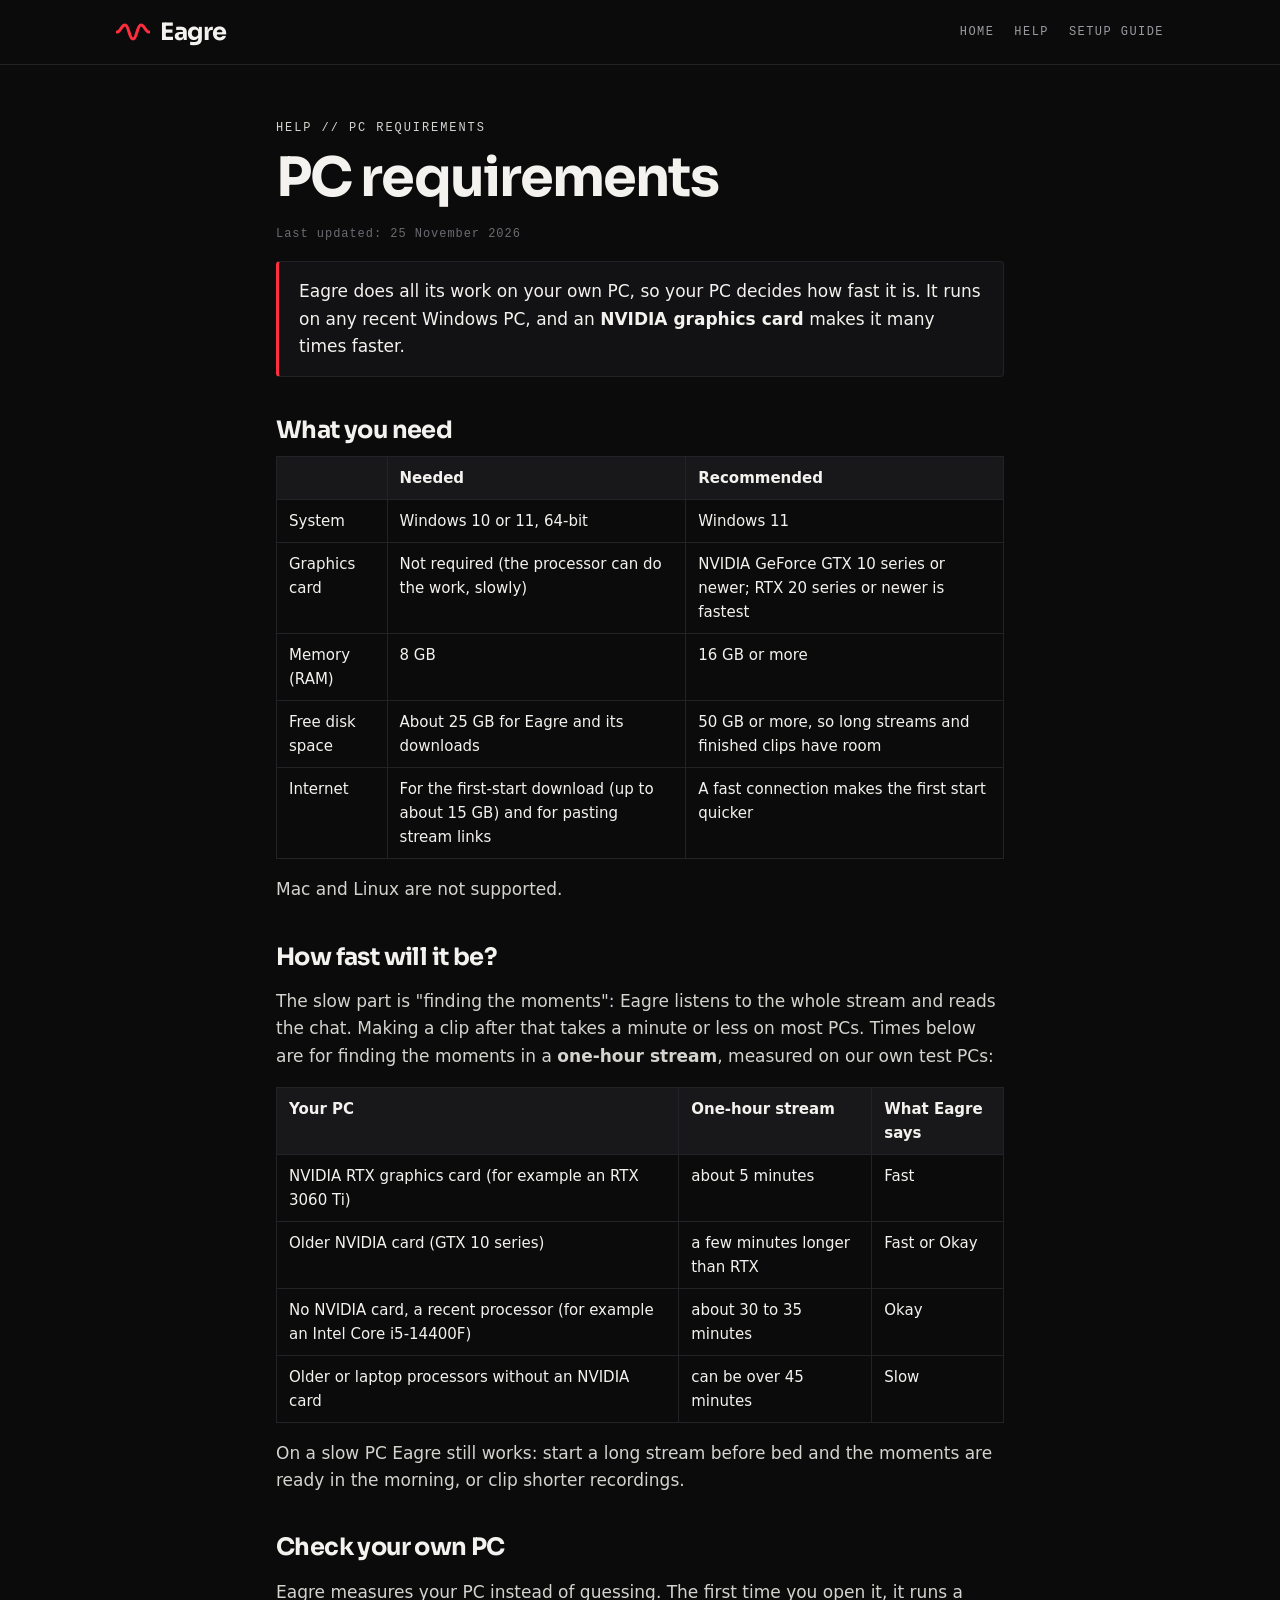
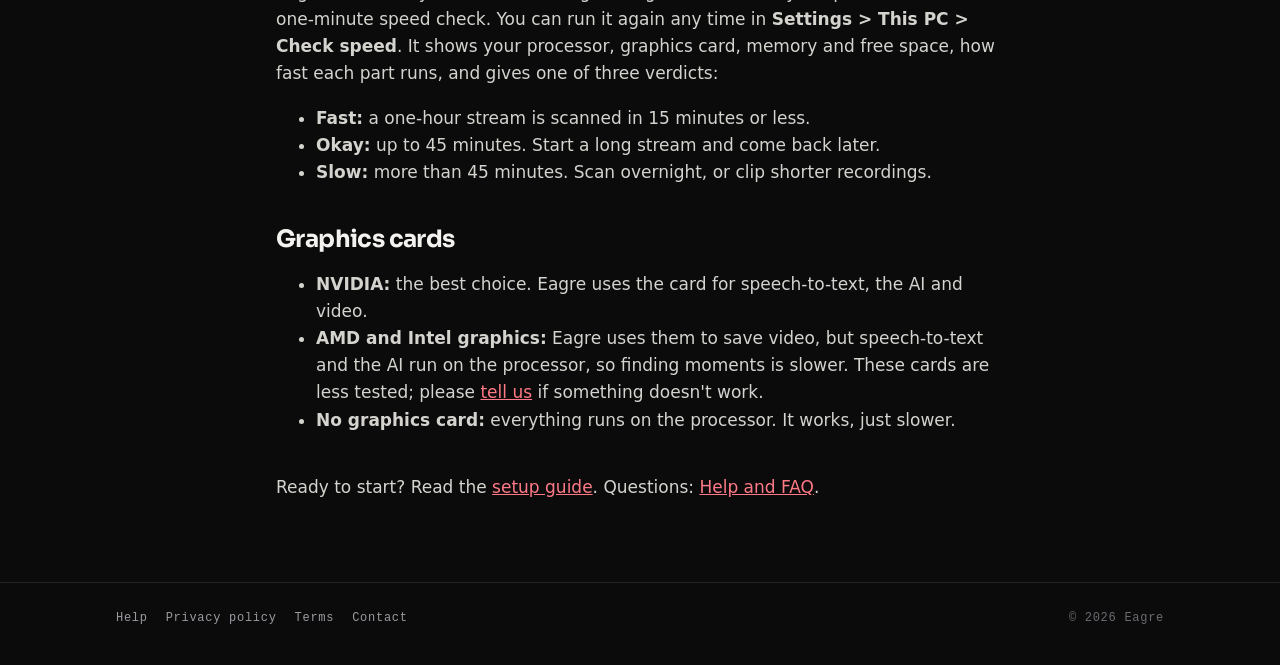
<file: requirements.html>
<!doctype html>
<html lang="en">
<head>
<meta charset="utf-8">
<meta name="viewport" content="width=device-width, initial-scale=1">
<title>PC requirements - Eagre</title>
<meta name="description" content="What kind of Windows PC Eagre needs, and how fast it runs with and without an NVIDIA graphics card.">
<link rel="icon" href="data:image/svg+xml,%3Csvg xmlns='http://www.w3.org/2000/svg' viewBox='0 0 34 18'%3E%3Cpath d='M1 9c4 0 4-7 8-7s4 14 8 14 4-14 8-14 4 7 8 7' fill='none' stroke='%23ff2e3f' stroke-width='3' stroke-linecap='round'/%3E%3C/svg%3E">
<link rel="stylesheet" href="style.css">
</head>
<body>
<header class="top"><div class="wrap">
  <a class="logo" href="./"><svg viewBox="0 0 34 18" aria-hidden="true"><path d="M1 9c4 0 4-7 8-7s4 14 8 14 4-14 8-14 4 7 8 7" fill="none" stroke="#ff2e3f" stroke-width="3" stroke-linecap="round"/></svg><span>Eag<b>re</b></span></a>
  <nav class="links"><a href="./">Home</a><a href="help.html">Help</a><a href="setup.html" class="hide-sm">Setup guide</a></nav>
</div></header>

<main class="wrap narrow doc">
<p class="kicker">Help // PC requirements</p>
<h1>PC requirements</h1>
<p class="updated">Last updated: 25 November 2026</p>

<div class="box">Eagre does all its work on your own PC, so your PC decides how fast it is. It runs on any recent
Windows PC, and an <strong>NVIDIA graphics card</strong> makes it many times faster.</div>

<h2>What you need</h2>
<table>
  <tr><th></th><th>Needed</th><th>Recommended</th></tr>
  <tr><td>System</td><td>Windows 10 or 11, 64-bit</td><td>Windows 11</td></tr>
  <tr><td>Graphics card</td><td>Not required (the processor can do the work, slowly)</td><td>NVIDIA GeForce GTX 10 series or newer; RTX 20 series or newer is fastest</td></tr>
  <tr><td>Memory (RAM)</td><td>8 GB</td><td>16 GB or more</td></tr>
  <tr><td>Free disk space</td><td>About 25 GB for Eagre and its downloads</td><td>50 GB or more, so long streams and finished clips have room</td></tr>
  <tr><td>Internet</td><td>For the first-start download (up to about 15 GB) and for pasting stream links</td><td>A fast connection makes the first start quicker</td></tr>
</table>
<p>Mac and Linux are not supported.</p>

<h2>How fast will it be?</h2>
<p>The slow part is "finding the moments": Eagre listens to the whole stream and reads the chat. Making a clip after
that takes a minute or less on most PCs. Times below are for finding the moments in a <strong>one-hour
stream</strong>, measured on our own test PCs:</p>
<table>
  <tr><th>Your PC</th><th>One-hour stream</th><th>What Eagre says</th></tr>
  <tr><td>NVIDIA RTX graphics card (for example an RTX 3060 Ti)</td><td>about 5 minutes</td><td>Fast</td></tr>
  <tr><td>Older NVIDIA card (GTX 10 series)</td><td>a few minutes longer than RTX</td><td>Fast or Okay</td></tr>
  <tr><td>No NVIDIA card, a recent processor (for example an Intel Core i5-14400F)</td><td>about 30 to 35 minutes</td><td>Okay</td></tr>
  <tr><td>Older or laptop processors without an NVIDIA card</td><td>can be over 45 minutes</td><td>Slow</td></tr>
</table>
<p>On a slow PC Eagre still works: start a long stream before bed and the moments are ready in the morning, or clip
shorter recordings.</p>

<h2>Check your own PC</h2>
<p>Eagre measures your PC instead of guessing. The first time you open it, it runs a one-minute speed check. You can run
it again any time in <strong>Settings &gt; This PC &gt; Check speed</strong>. It shows your processor, graphics card,
memory and free space, how fast each part runs, and gives one of three verdicts:</p>
<ul>
  <li><strong>Fast:</strong> a one-hour stream is scanned in 15 minutes or less.</li>
  <li><strong>Okay:</strong> up to 45 minutes. Start a long stream and come back later.</li>
  <li><strong>Slow:</strong> more than 45 minutes. Scan overnight, or clip shorter recordings.</li>
</ul>

<h2>Graphics cards</h2>
<ul>
  <li><strong>NVIDIA:</strong> the best choice. Eagre uses the card for speech-to-text, the AI and video.</li>
  <li><strong>AMD and Intel graphics:</strong> Eagre uses them to save video, but speech-to-text and the AI run on the
    processor, so finding moments is slower. These cards are less tested; please
    <a href="mailto:hello@eagre.app">tell us</a> if something doesn't work.</li>
  <li><strong>No graphics card:</strong> everything runs on the processor. It works, just slower.</li>
</ul>

<p style="margin-top:40px">Ready to start? Read the <a href="setup.html">setup guide</a>. Questions:
<a href="help.html">Help and FAQ</a>.</p>
</main>

<footer><div class="wrap">
  <div><a href="help.html">Help</a><a href="privacy.html">Privacy policy</a><a href="terms.html">Terms</a><a href="mailto:hello@eagre.app">Contact</a></div>
  <div>&copy; 2026 Eagre</div>
</div></footer>
</body>
</html>
</file>
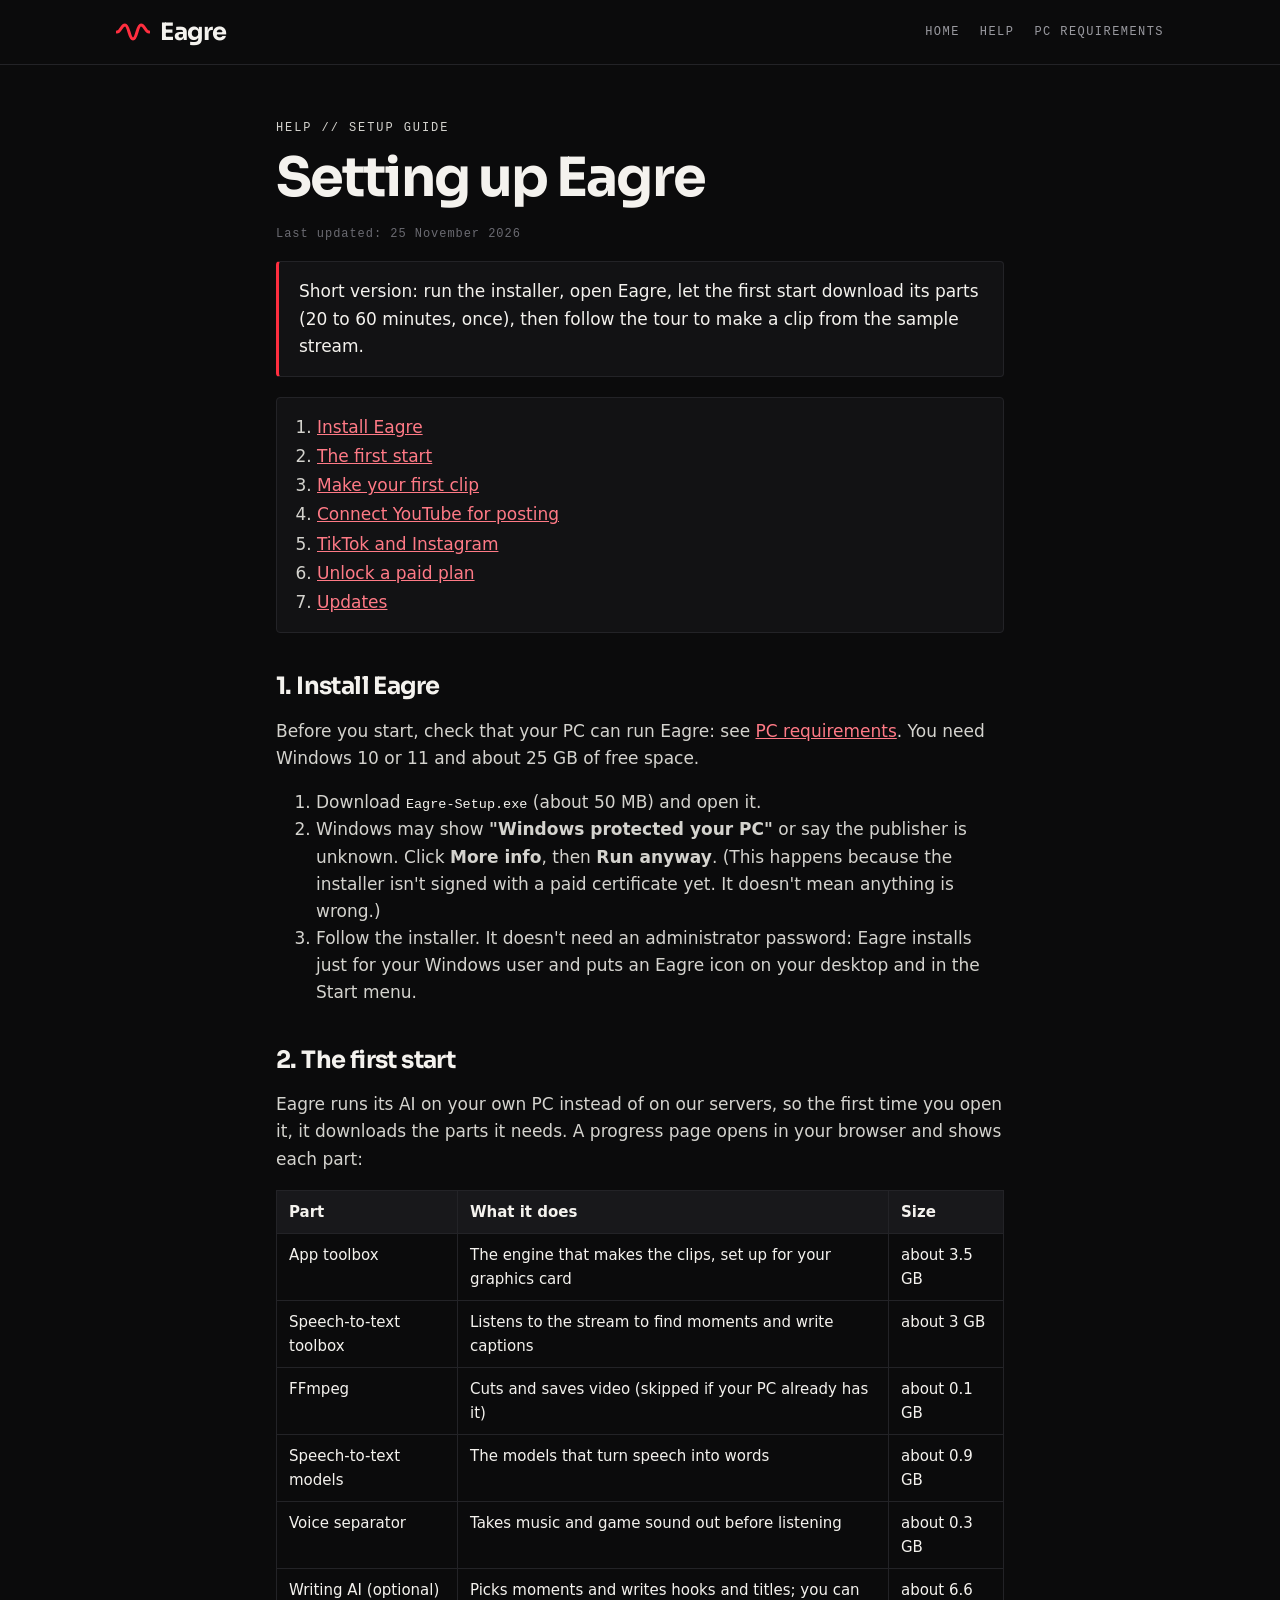
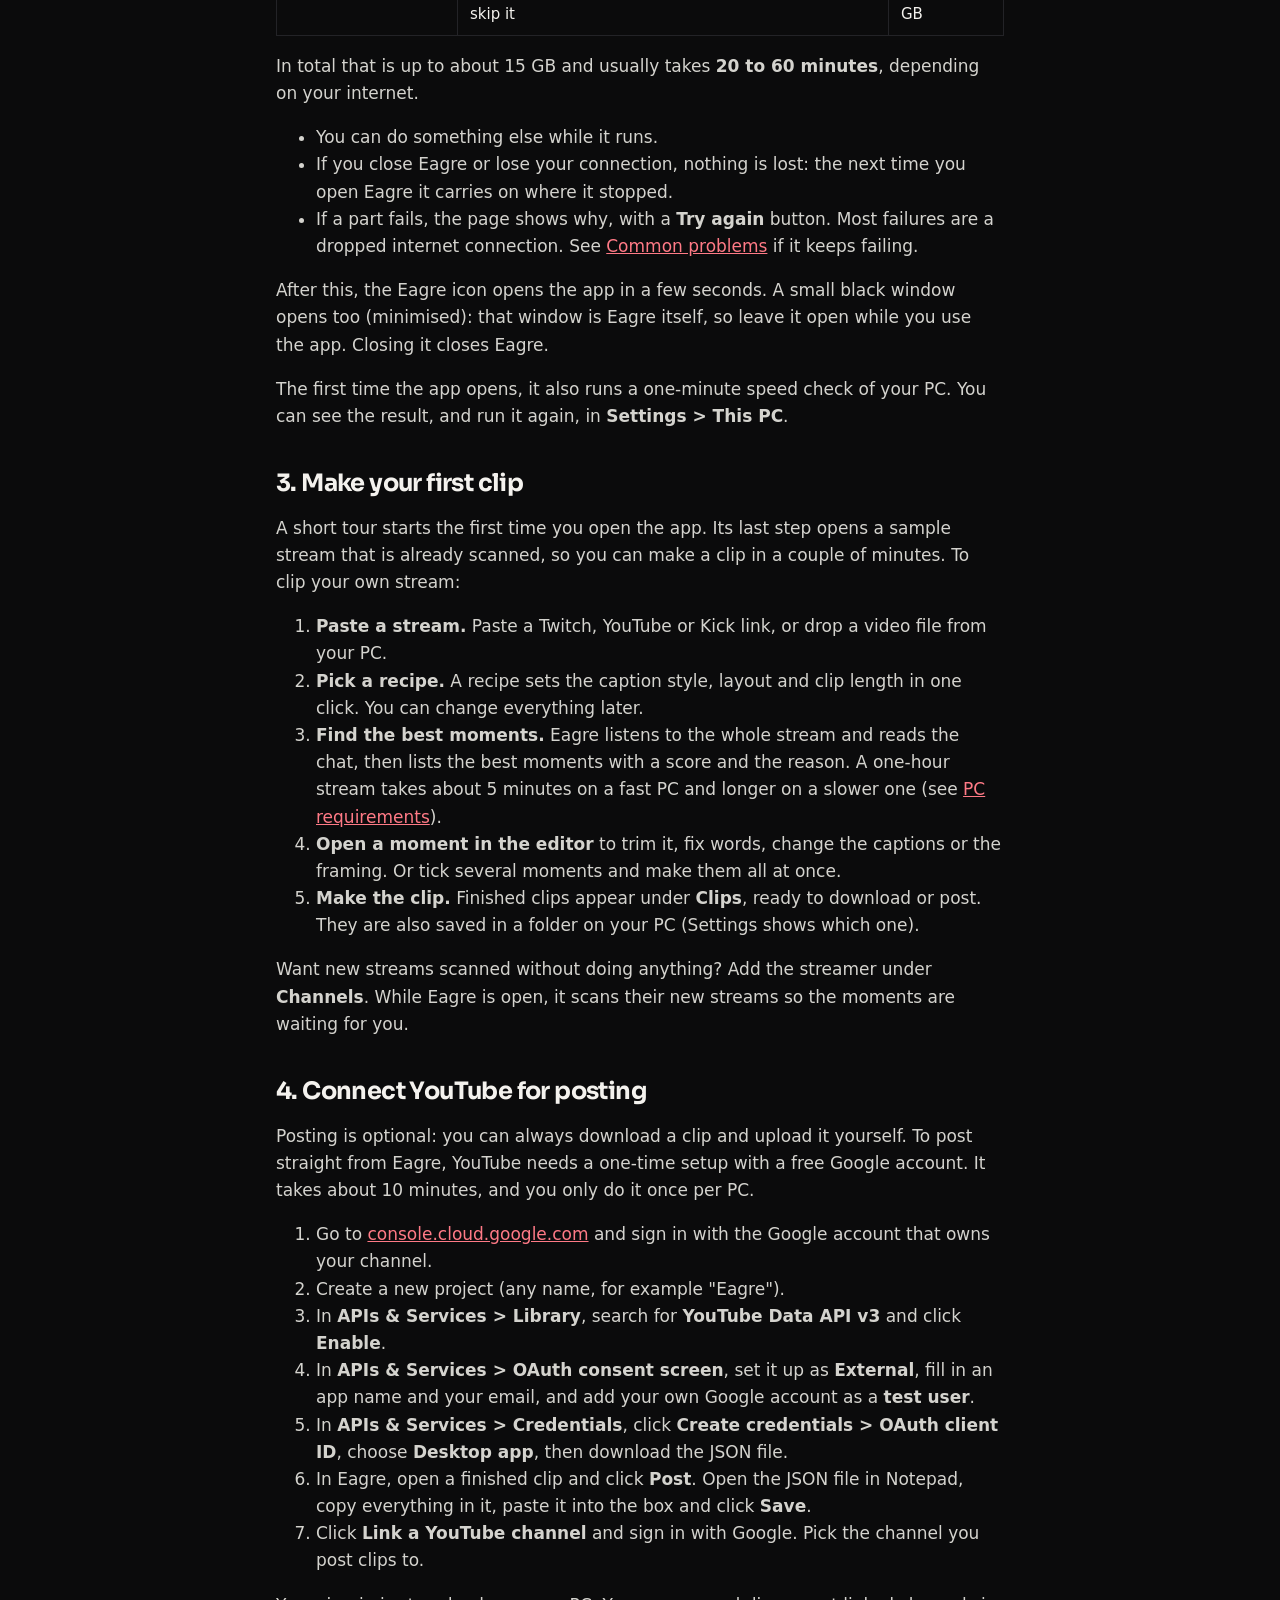
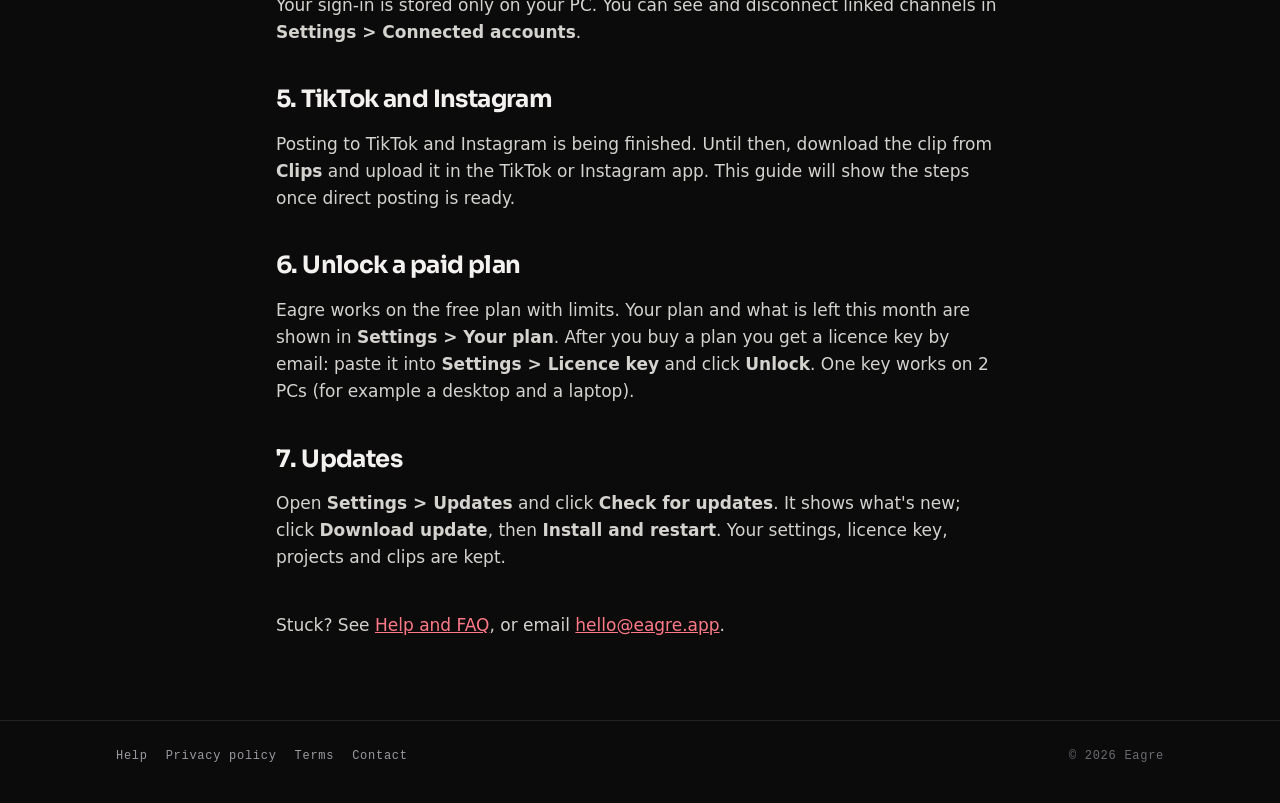
<file: setup.html>
<!doctype html>
<html lang="en">
<head>
<meta charset="utf-8">
<meta name="viewport" content="width=device-width, initial-scale=1">
<title>Setup guide - Eagre</title>
<meta name="description" content="How to install Eagre, what happens on the first start, how to make your first clip and how to connect YouTube for posting.">
<link rel="icon" href="data:image/svg+xml,%3Csvg xmlns='http://www.w3.org/2000/svg' viewBox='0 0 34 18'%3E%3Cpath d='M1 9c4 0 4-7 8-7s4 14 8 14 4-14 8-14 4 7 8 7' fill='none' stroke='%23ff2e3f' stroke-width='3' stroke-linecap='round'/%3E%3C/svg%3E">
<link rel="stylesheet" href="style.css">
</head>
<body>
<header class="top"><div class="wrap">
  <a class="logo" href="./"><svg viewBox="0 0 34 18" aria-hidden="true"><path d="M1 9c4 0 4-7 8-7s4 14 8 14 4-14 8-14 4 7 8 7" fill="none" stroke="#ff2e3f" stroke-width="3" stroke-linecap="round"/></svg><span>Eag<b>re</b></span></a>
  <nav class="links"><a href="./">Home</a><a href="help.html">Help</a><a href="requirements.html" class="hide-sm">PC requirements</a></nav>
</div></header>

<main class="wrap narrow doc">
<p class="kicker">Help // Setup guide</p>
<h1>Setting up Eagre</h1>
<p class="updated">Last updated: 25 November 2026</p>

<div class="box">Short version: run the installer, open Eagre, let the first start download its parts (20 to 60
minutes, once), then follow the tour to make a clip from the sample stream.</div>

<ol class="toc">
  <li><a href="#install">Install Eagre</a></li>
  <li><a href="#first-start">The first start</a></li>
  <li><a href="#first-clip">Make your first clip</a></li>
  <li><a href="#youtube">Connect YouTube for posting</a></li>
  <li><a href="#tiktok-instagram">TikTok and Instagram</a></li>
  <li><a href="#licence">Unlock a paid plan</a></li>
  <li><a href="#updates">Updates</a></li>
</ol>

<h2 id="install">1. Install Eagre</h2>
<p>Before you start, check that your PC can run Eagre: see <a href="requirements.html">PC requirements</a>. You need
Windows 10 or 11 and about 25 GB of free space.</p>
<ol>
  <li>Download <code>Eagre-Setup.exe</code> (about 50 MB) and open it.</li>
  <li>Windows may show <strong>"Windows protected your PC"</strong> or say the publisher is unknown. Click
    <strong>More info</strong>, then <strong>Run anyway</strong>. (This happens because the installer isn't signed with a
    paid certificate yet. It doesn't mean anything is wrong.)</li>
  <li>Follow the installer. It doesn't need an administrator password: Eagre installs just for your Windows user and
    puts an Eagre icon on your desktop and in the Start menu.</li>
</ol>

<h2 id="first-start">2. The first start</h2>
<p>Eagre runs its AI on your own PC instead of on our servers, so the first time you open it, it downloads the parts it
needs. A progress page opens in your browser and shows each part:</p>
<table>
  <tr><th>Part</th><th>What it does</th><th>Size</th></tr>
  <tr><td>App toolbox</td><td>The engine that makes the clips, set up for your graphics card</td><td>about 3.5 GB</td></tr>
  <tr><td>Speech-to-text toolbox</td><td>Listens to the stream to find moments and write captions</td><td>about 3 GB</td></tr>
  <tr><td>FFmpeg</td><td>Cuts and saves video (skipped if your PC already has it)</td><td>about 0.1 GB</td></tr>
  <tr><td>Speech-to-text models</td><td>The models that turn speech into words</td><td>about 0.9 GB</td></tr>
  <tr><td>Voice separator</td><td>Takes music and game sound out before listening</td><td>about 0.3 GB</td></tr>
  <tr><td>Writing AI (optional)</td><td>Picks moments and writes hooks and titles; you can skip it</td><td>about 6.6 GB</td></tr>
</table>
<p>In total that is up to about 15 GB and usually takes <strong>20 to 60 minutes</strong>, depending on your internet.</p>
<ul>
  <li>You can do something else while it runs.</li>
  <li>If you close Eagre or lose your connection, nothing is lost: the next time you open Eagre it carries on where it
    stopped.</li>
  <li>If a part fails, the page shows why, with a <strong>Try again</strong> button. Most failures are a dropped
    internet connection. See <a href="help.html#problems">Common problems</a> if it keeps failing.</li>
</ul>
<p>After this, the Eagre icon opens the app in a few seconds. A small black window opens too (minimised): that window is
Eagre itself, so leave it open while you use the app. Closing it closes Eagre.</p>
<p>The first time the app opens, it also runs a one-minute speed check of your PC. You can see the result, and run it
again, in <strong>Settings &gt; This PC</strong>.</p>

<h2 id="first-clip">3. Make your first clip</h2>
<p>A short tour starts the first time you open the app. Its last step opens a sample stream that is already scanned, so
you can make a clip in a couple of minutes. To clip your own stream:</p>
<ol>
  <li><strong>Paste a stream.</strong> Paste a Twitch, YouTube or Kick link, or drop a video file from your PC.</li>
  <li><strong>Pick a recipe.</strong> A recipe sets the caption style, layout and clip length in one click. You can change
    everything later.</li>
  <li><strong>Find the best moments.</strong> Eagre listens to the whole stream and reads the chat, then lists the best
    moments with a score and the reason. A one-hour stream takes about 5 minutes on a fast PC and longer on a slower
    one (see <a href="requirements.html">PC requirements</a>).</li>
  <li><strong>Open a moment in the editor</strong> to trim it, fix words, change the captions or the framing. Or tick
    several moments and make them all at once.</li>
  <li><strong>Make the clip.</strong> Finished clips appear under <strong>Clips</strong>, ready to download or post. They
    are also saved in a folder on your PC (Settings shows which one).</li>
</ol>
<p>Want new streams scanned without doing anything? Add the streamer under <strong>Channels</strong>. While Eagre is
open, it scans their new streams so the moments are waiting for you.</p>

<h2 id="youtube">4. Connect YouTube for posting</h2>
<p>Posting is optional: you can always download a clip and upload it yourself. To post straight from Eagre, YouTube
needs a one-time setup with a free Google account. It takes about 10 minutes, and you only do it once per PC.</p>
<ol>
  <li>Go to <a href="https://console.cloud.google.com/" rel="noopener">console.cloud.google.com</a> and sign in with
    the Google account that owns your channel.</li>
  <li>Create a new project (any name, for example "Eagre").</li>
  <li>In <strong>APIs &amp; Services &gt; Library</strong>, search for <strong>YouTube Data API v3</strong> and click
    <strong>Enable</strong>.</li>
  <li>In <strong>APIs &amp; Services &gt; OAuth consent screen</strong>, set it up as <strong>External</strong>, fill in an
    app name and your email, and add your own Google account as a <strong>test user</strong>.</li>
  <li>In <strong>APIs &amp; Services &gt; Credentials</strong>, click <strong>Create credentials &gt; OAuth client
    ID</strong>, choose <strong>Desktop app</strong>, then download the JSON file.</li>
  <li>In Eagre, open a finished clip and click <strong>Post</strong>. Open the JSON file in Notepad, copy everything
    in it, paste it into the box and click <strong>Save</strong>.</li>
  <li>Click <strong>Link a YouTube channel</strong> and sign in with Google. Pick the channel you post clips to.</li>
</ol>
<p>Your sign-in is stored only on your PC. You can see and disconnect linked channels in <strong>Settings &gt; Connected
accounts</strong>.</p>

<h2 id="tiktok-instagram">5. TikTok and Instagram</h2>
<p>Posting to TikTok and Instagram is being finished. Until then, download the clip from <strong>Clips</strong> and
upload it in the TikTok or Instagram app. This guide will show the steps once direct posting is ready.</p>

<h2 id="licence">6. Unlock a paid plan</h2>
<p>Eagre works on the free plan with limits. Your plan and what is left this month are shown in
<strong>Settings &gt; Your plan</strong>. After you buy a plan you get a licence key by email: paste it into
<strong>Settings &gt; Licence key</strong> and click <strong>Unlock</strong>. One key works on 2 PCs (for example a
desktop and a laptop).</p>

<h2 id="updates">7. Updates</h2>
<p>Open <strong>Settings &gt; Updates</strong> and click <strong>Check for updates</strong>. It shows what's new; click
<strong>Download update</strong>, then <strong>Install and restart</strong>. Your settings, licence key, projects and clips
are kept.</p>

<p style="margin-top:40px">Stuck? See <a href="help.html">Help and FAQ</a>, or email
<a href="mailto:hello@eagre.app">hello@eagre.app</a>.</p>
</main>

<footer><div class="wrap">
  <div><a href="help.html">Help</a><a href="privacy.html">Privacy policy</a><a href="terms.html">Terms</a><a href="mailto:hello@eagre.app">Contact</a></div>
  <div>&copy; 2026 Eagre</div>
</div></footer>
</body>
</html>
</file>
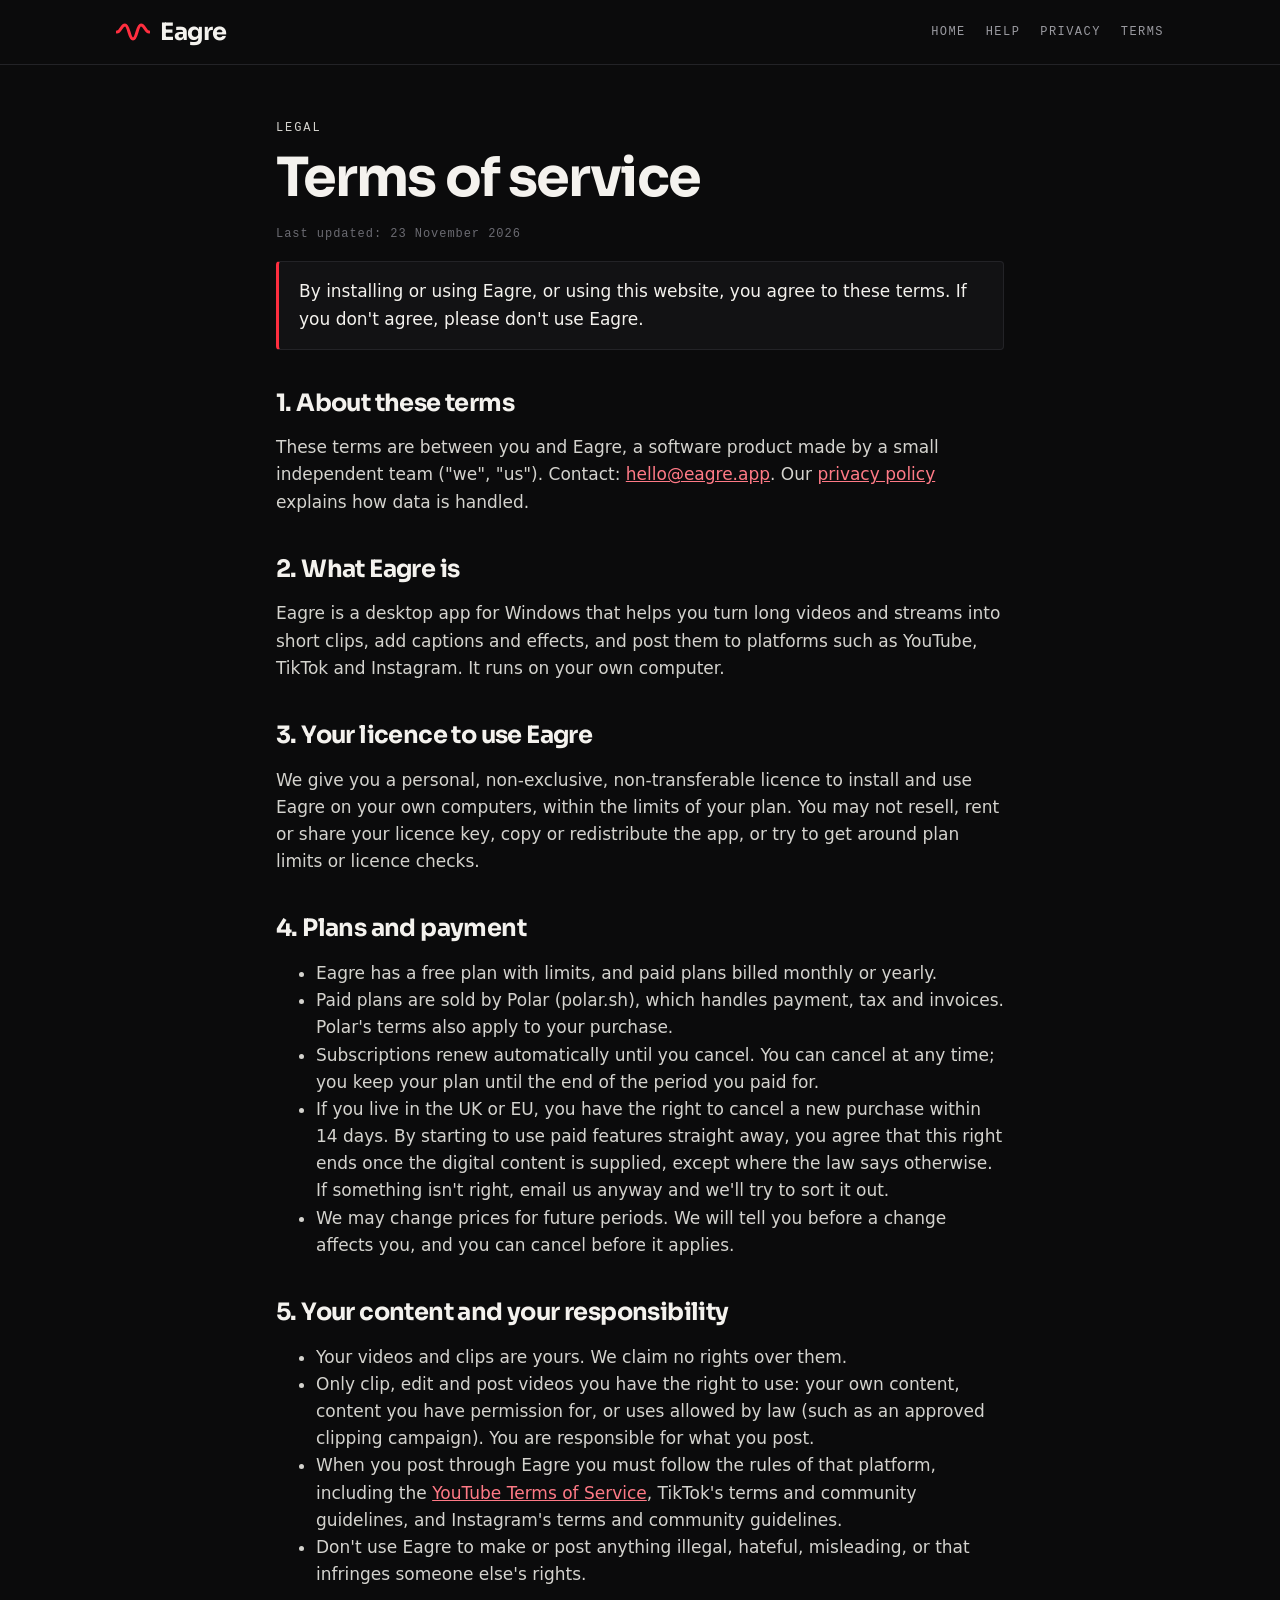
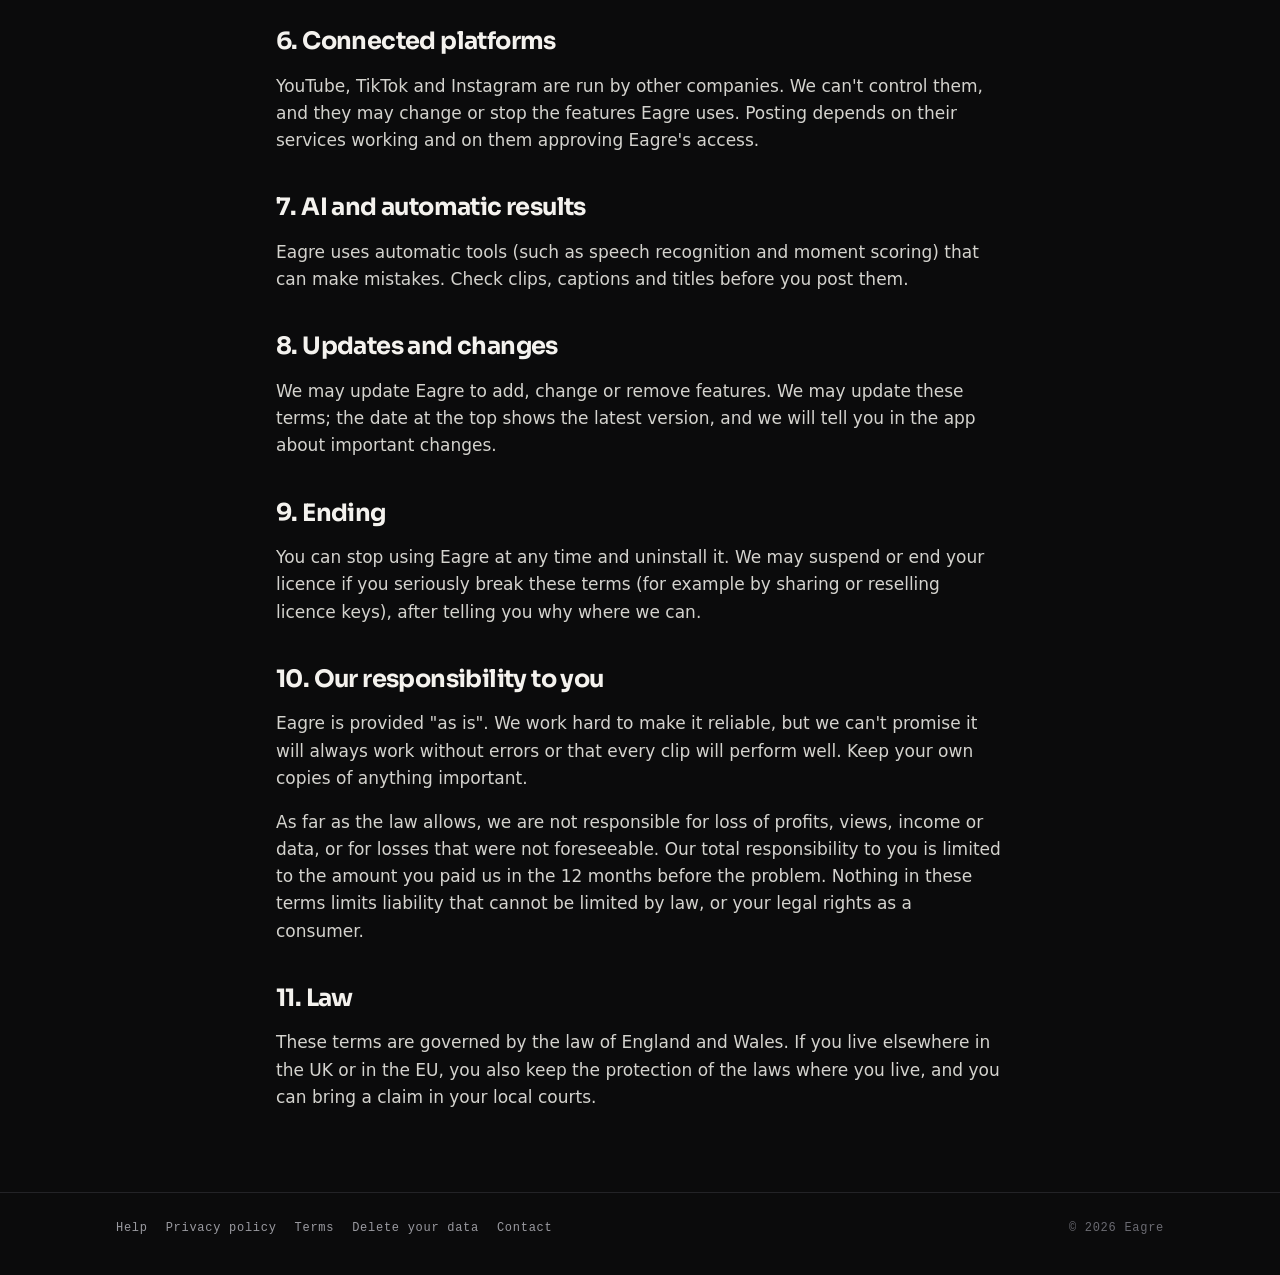
<file: terms.html>
<!doctype html>
<html lang="en">
<head>
<meta charset="utf-8">
<meta name="viewport" content="width=device-width, initial-scale=1">
<title>Terms of service - Eagre</title>
<meta name="description" content="The terms for using the Eagre desktop app and website.">
<link rel="icon" href="data:image/svg+xml,%3Csvg xmlns='http://www.w3.org/2000/svg' viewBox='0 0 34 18'%3E%3Cpath d='M1 9c4 0 4-7 8-7s4 14 8 14 4-14 8-14 4 7 8 7' fill='none' stroke='%23ff2e3f' stroke-width='3' stroke-linecap='round'/%3E%3C/svg%3E">
<link rel="stylesheet" href="style.css">
</head>
<body>
<header class="top"><div class="wrap">
  <a class="logo" href="./"><svg viewBox="0 0 34 18" aria-hidden="true"><path d="M1 9c4 0 4-7 8-7s4 14 8 14 4-14 8-14 4 7 8 7" fill="none" stroke="#ff2e3f" stroke-width="3" stroke-linecap="round"/></svg><span>Eag<b>re</b></span></a>
  <nav class="links"><a href="./">Home</a><a href="help.html">Help</a><a href="privacy.html">Privacy</a><a href="terms.html">Terms</a></nav>
</div></header>

<main class="wrap narrow doc">
<p class="kicker">Legal</p>
<h1>Terms of service</h1>
<p class="updated">Last updated: 23 November 2026</p>

<div class="box">By installing or using Eagre, or using this website, you agree to these terms. If you don't agree, please don't use Eagre.</div>

<h2>1. About these terms</h2>
<p>These terms are between you and Eagre, a software product made by a small independent team
("we", "us"). Contact: <a href="mailto:hello@eagre.app">hello@eagre.app</a>. Our <a href="privacy.html">privacy policy</a>
explains how data is handled.</p>

<h2>2. What Eagre is</h2>
<p>Eagre is a desktop app for Windows that helps you turn long videos and streams into short clips, add captions and
effects, and post them to platforms such as YouTube, TikTok and Instagram. It runs on your own computer.</p>

<h2>3. Your licence to use Eagre</h2>
<p>We give you a personal, non-exclusive, non-transferable licence to install and use Eagre on your own computers,
within the limits of your plan. You may not resell, rent or share your licence key, copy or redistribute the app, or
try to get around plan limits or licence checks.</p>

<h2>4. Plans and payment</h2>
<ul>
  <li>Eagre has a free plan with limits, and paid plans billed monthly or yearly.</li>
  <li>Paid plans are sold by Polar (polar.sh), which handles payment, tax and invoices. Polar's terms also apply to your purchase.</li>
  <li>Subscriptions renew automatically until you cancel. You can cancel at any time; you keep your plan until the end of the period you paid for.</li>
  <li>If you live in the UK or EU, you have the right to cancel a new purchase within 14 days. By starting to use paid features straight away, you agree that this right ends once the digital content is supplied, except where the law says otherwise. If something isn't right, email us anyway and we'll try to sort it out.</li>
  <li>We may change prices for future periods. We will tell you before a change affects you, and you can cancel before it applies.</li>
</ul>

<h2>5. Your content and your responsibility</h2>
<ul>
  <li>Your videos and clips are yours. We claim no rights over them.</li>
  <li>Only clip, edit and post videos you have the right to use: your own content, content you have permission for, or uses allowed by law (such as an approved clipping campaign). You are responsible for what you post.</li>
  <li>When you post through Eagre you must follow the rules of that platform, including the
    <a href="https://www.youtube.com/t/terms">YouTube Terms of Service</a>, TikTok's terms and community guidelines, and Instagram's terms and community guidelines.</li>
  <li>Don't use Eagre to make or post anything illegal, hateful, misleading, or that infringes someone else's rights.</li>
</ul>

<h2>6. Connected platforms</h2>
<p>YouTube, TikTok and Instagram are run by other companies. We can't control them, and they may change or stop the
features Eagre uses. Posting depends on their services working and on them approving Eagre's access.</p>

<h2>7. AI and automatic results</h2>
<p>Eagre uses automatic tools (such as speech recognition and moment scoring) that can make mistakes. Check clips,
captions and titles before you post them.</p>

<h2>8. Updates and changes</h2>
<p>We may update Eagre to add, change or remove features. We may update these terms; the date at the top shows the latest
version, and we will tell you in the app about important changes.</p>

<h2>9. Ending</h2>
<p>You can stop using Eagre at any time and uninstall it. We may suspend or end your licence if you seriously break
these terms (for example by sharing or reselling licence keys), after telling you why where we can.</p>

<h2>10. Our responsibility to you</h2>
<p>Eagre is provided "as is". We work hard to make it reliable, but we can't promise it will always work without errors
or that every clip will perform well. Keep your own copies of anything important.</p>
<p>As far as the law allows, we are not responsible for loss of profits, views, income or data, or for losses that were
not foreseeable. Our total responsibility to you is limited to the amount you paid us in the 12 months before the
problem. Nothing in these terms limits liability that cannot be limited by law, or your legal rights as a consumer.</p>

<h2>11. Law</h2>
<p>These terms are governed by the law of England and Wales. If you live elsewhere in the UK or in the EU, you also keep
the protection of the laws where you live, and you can bring a claim in your local courts.</p>
</main>

<footer><div class="wrap">
  <div><a href="help.html">Help</a><a href="privacy.html">Privacy policy</a><a href="terms.html">Terms</a><a href="delete-data.html">Delete your data</a><a href="mailto:hello@eagre.app">Contact</a></div>
  <div>&copy; 2026 Eagre</div>
</div></footer>
</body>
</html>
</file>
<file: style.css>
@font-face { font-family: "Sora"; font-weight: 600; font-display: swap; src: url("fonts/sora-600.woff2") format("woff2"); }
@font-face { font-family: "Sora"; font-weight: 700; font-display: swap; src: url("fonts/sora-700.woff2") format("woff2"); }
:root {
  /* Eagre "Signal red" (23 Nov 2026): black, white text, one red - same as the app's dark theme. No purple. */
  --bg: #0b0b0c; --panel: #121214; --panel-2: #18181b; --edge: #232327; --edge-2: #34343a;
  --text: #f4f2ee; --dim: #9a9aa0; --faint: #6b6b72;
  --red: #ff2e3f; --link: #ff7a86; --bar: #3a3a40;
  --mono: "JetBrains Mono", Consolas, "Courier New", monospace;
  --head: "Sora", "Segoe UI", system-ui, sans-serif;
  --body: "Segoe UI", system-ui, -apple-system, Roboto, sans-serif;
}
* { box-sizing: border-box; }
html { -webkit-text-size-adjust: 100%; }
body { margin: 0; background: var(--bg); color: var(--text); font: 17px/1.6 var(--body); }
a { color: var(--link); }
a:hover { color: var(--text); }
.wrap { max-width: 1080px; margin: 0 auto; padding: 0 16px; }
.narrow { max-width: 760px; }

/* top bar */
header.top { border-bottom: 1px solid var(--edge); }
header.top .wrap { display: flex; align-items: center; justify-content: space-between; height: 64px; gap: 16px; }
.logo { display: flex; align-items: center; gap: 10px; text-decoration: none; color: var(--text);
  font: 700 24px/1 var(--head); letter-spacing: -.02em; }
.logo svg { width: 34px; height: 18px; }
.logo b { color: inherit; font-weight: 700; }
nav.links { display: flex; gap: 20px; font: 12px var(--mono); letter-spacing: .12em; text-transform: uppercase; }
nav.links a { color: var(--dim); text-decoration: none; }
nav.links a:hover { color: var(--text); }

/* hero */
.hero { padding-top: 72px; padding-bottom: 40px; }
.kicker { font: 12px var(--mono); letter-spacing: .16em; text-transform: uppercase; color: var(--red); margin: 0 0 14px; }
h1 { font: 700 clamp(36px, 6.2vw, 64px)/1.08 var(--head); margin: 0 0 20px; letter-spacing: -.035em; }
h1 .hot { color: var(--red); }
.lead { font-size: 20px; color: var(--dim); max-width: 640px; margin: 0 0 28px; }
.btn { display: inline-block; padding: 13px 22px; background: var(--red); color: #fff; text-decoration: none;
  font: 700 13px var(--mono); letter-spacing: .12em; text-transform: uppercase; border-radius: 4px; }
.btn:hover { color: #fff; filter: brightness(1.1); }
.btn.ghost { background: transparent; border: 1px solid var(--edge-2); color: var(--text); margin-left: 10px; }
.note { font: 12px var(--mono); color: var(--faint); margin-top: 14px; letter-spacing: .04em; }

/* signal mock */
.signal { margin: 48px 0 8px; border: 1px solid var(--edge); background: var(--panel); border-radius: 4px; padding: 20px 20px 14px; }
.signal .label { font: 11px var(--mono); letter-spacing: .16em; color: var(--dim); text-transform: uppercase; margin-bottom: 12px; }
.signal .label i { display: inline-block; width: 8px; height: 8px; background: var(--red); margin-right: 8px; }
.bars { display: flex; align-items: center; gap: 3px; height: 120px; }
.bars span { flex: 1; background: var(--bar); border-radius: 1px; }
.bars span.peak { background: var(--red); }
.chat { display: block; width: 100%; height: 34px; margin-top: 8px; }
.legend { display: flex; gap: 18px; font: 11px var(--mono); color: var(--dim); letter-spacing: .1em; text-transform: uppercase; margin-top: 8px; flex-wrap: wrap; }
.legend b { display: inline-block; width: 9px; height: 9px; margin-right: 6px; vertical-align: -1px; }

/* sections */
section { padding: 56px 0; border-top: 1px solid var(--edge); }
h2 { font: 700 clamp(24px, 3.6vw, 34px)/1.15 var(--head); margin: 0 0 28px; letter-spacing: -.025em; }
h2 small { display: block; font: 12px var(--mono); color: var(--red); letter-spacing: .16em; margin-bottom: 10px; }
.grid { display: grid; grid-template-columns: repeat(auto-fit, minmax(240px, 1fr)); gap: 14px; }
.card { background: var(--panel); border: 1px solid var(--edge); border-radius: 4px; padding: 22px; }
.card .num { font: 12px var(--mono); color: var(--red); letter-spacing: .14em; }
.card h3 { font: 600 19px/1.25 var(--head); margin: 8px 0 8px; letter-spacing: -.015em; }
.card p { margin: 0; color: var(--dim); font-size: 15.5px; }
.facts { display: grid; grid-template-columns: repeat(auto-fit, minmax(160px, 1fr)); gap: 1px; background: var(--edge); border: 1px solid var(--edge); }
.facts div { background: var(--panel); padding: 18px; }
.facts strong { display: block; font: 700 26px/1.1 var(--head); letter-spacing: -.02em; color: var(--text); }
.facts span { font: 11px var(--mono); color: var(--dim); letter-spacing: .12em; text-transform: uppercase; }

/* legal pages */
.doc { padding-top: 56px; padding-bottom: 64px; }
.doc h1 { font-size: clamp(34px, 6vw, 54px); }
.doc h2 { font-size: 24px; margin: 40px 0 10px; }
.doc h3 { font: 700 18px/1.3 var(--body); margin: 24px 0 6px; }
.doc p, .doc li { color: #d4d3ce; }
.doc .updated { font: 12px var(--mono); color: var(--faint); letter-spacing: .08em; }
.doc .box { background: var(--panel); border: 1px solid var(--edge); border-left: 3px solid var(--red); padding: 16px 20px; border-radius: 4px; margin: 20px 0; }
.doc table { border-collapse: collapse; width: 100%; font-size: 15px; margin: 12px 0; display: block; overflow-x: auto; }
.doc th, .doc td { text-align: left; padding: 9px 12px; border: 1px solid var(--edge); vertical-align: top; }
.doc th { background: var(--panel-2); font-weight: 600; }
.doc code { font: 13.5px var(--mono); color: var(--text); word-break: break-all; }

.doc .toc { background: var(--panel); border: 1px solid var(--edge); border-radius: 4px; padding: 14px 20px 14px 40px; margin: 20px 0; }
.doc .toc li { margin: 2px 0; }
.help-links { margin: 28px 0 8px; }
.help-links a.card { text-decoration: none; color: var(--text); }
.help-links a.card:hover { border-color: var(--edge-2); }

footer { border-top: 1px solid var(--edge); padding: 28px 0 40px; font: 12px var(--mono); color: var(--faint); letter-spacing: .06em; }
footer .wrap { display: flex; justify-content: space-between; gap: 16px; flex-wrap: wrap; }
footer a { color: var(--dim); text-decoration: none; margin-right: 18px; }
footer a:hover { color: var(--text); }

@media (max-width: 600px) {
  nav.links { gap: 12px; font-size: 11px; }
  nav.links .hide-sm { display: none; }
  .hero { padding-top: 44px; padding-bottom: 24px; }
  .btn.ghost { margin: 10px 0 0; }
  .bars { height: 80px; gap: 2px; }
}
</file>
